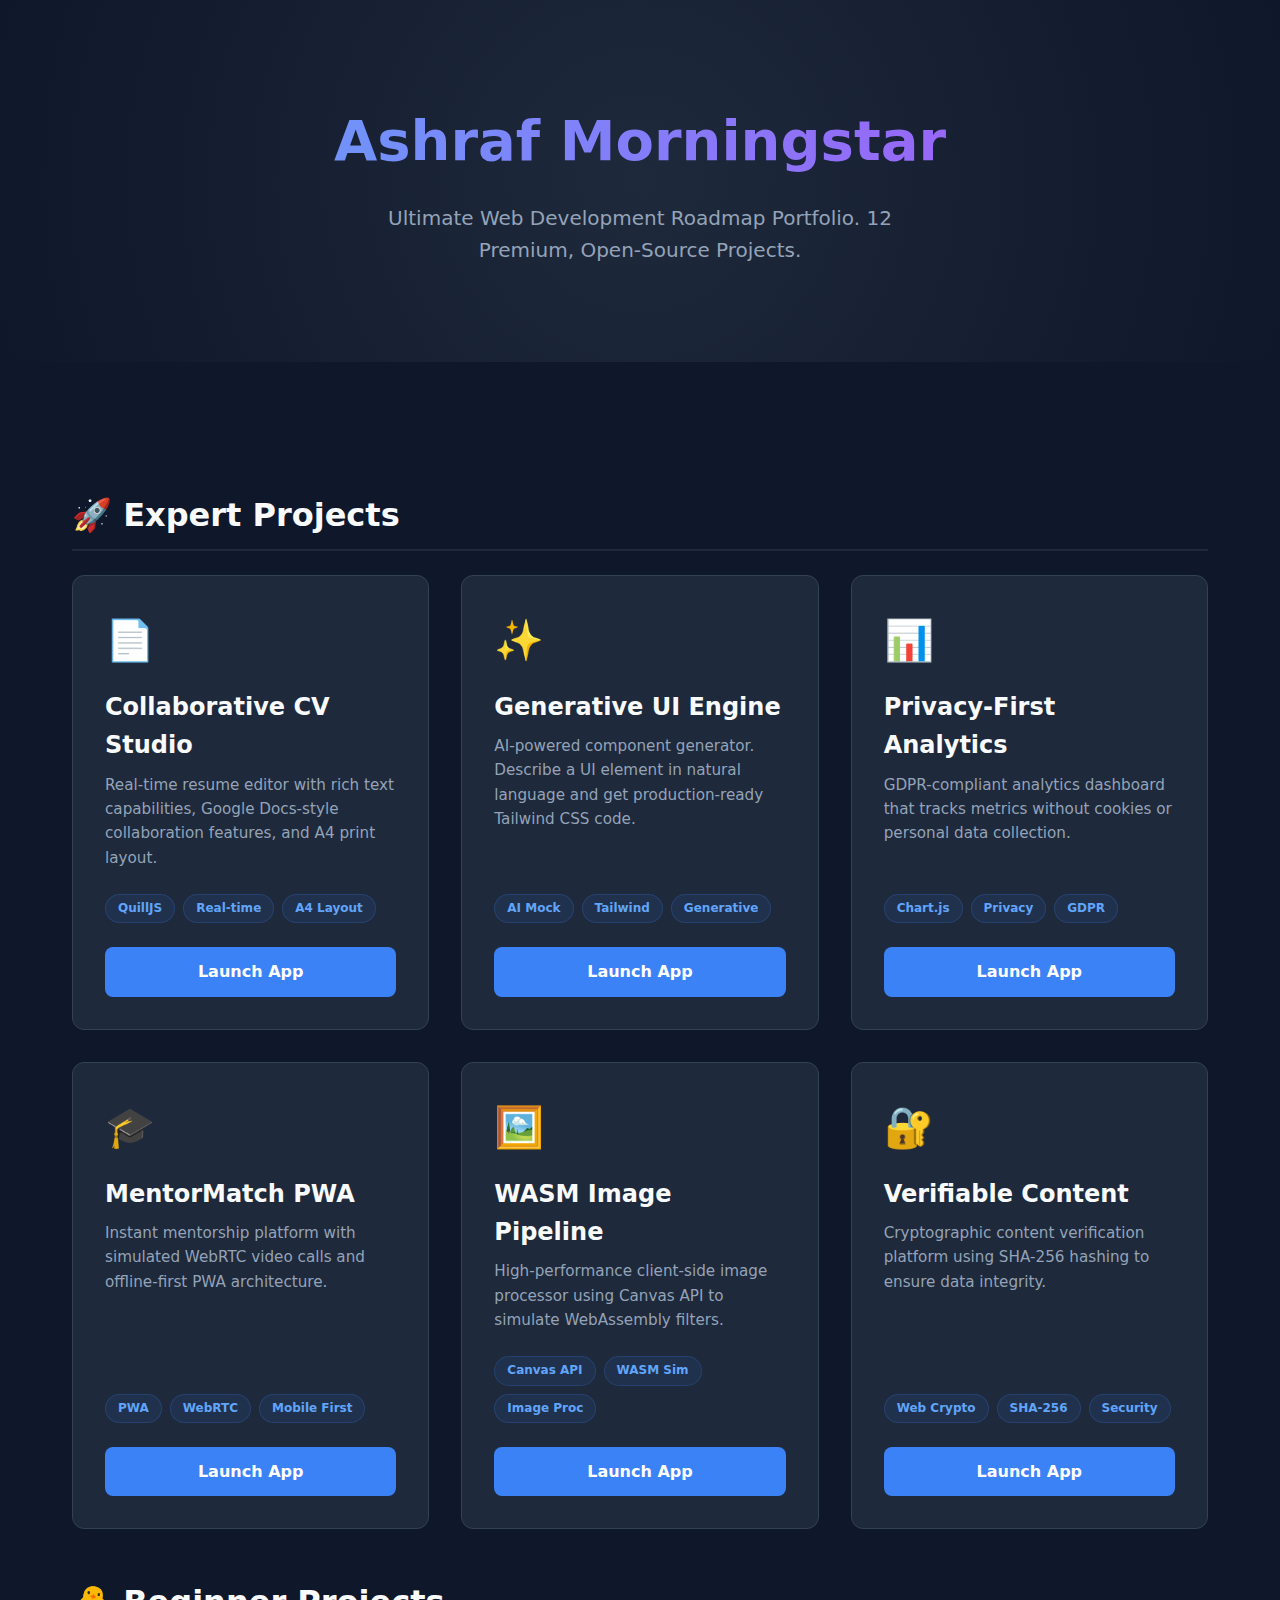
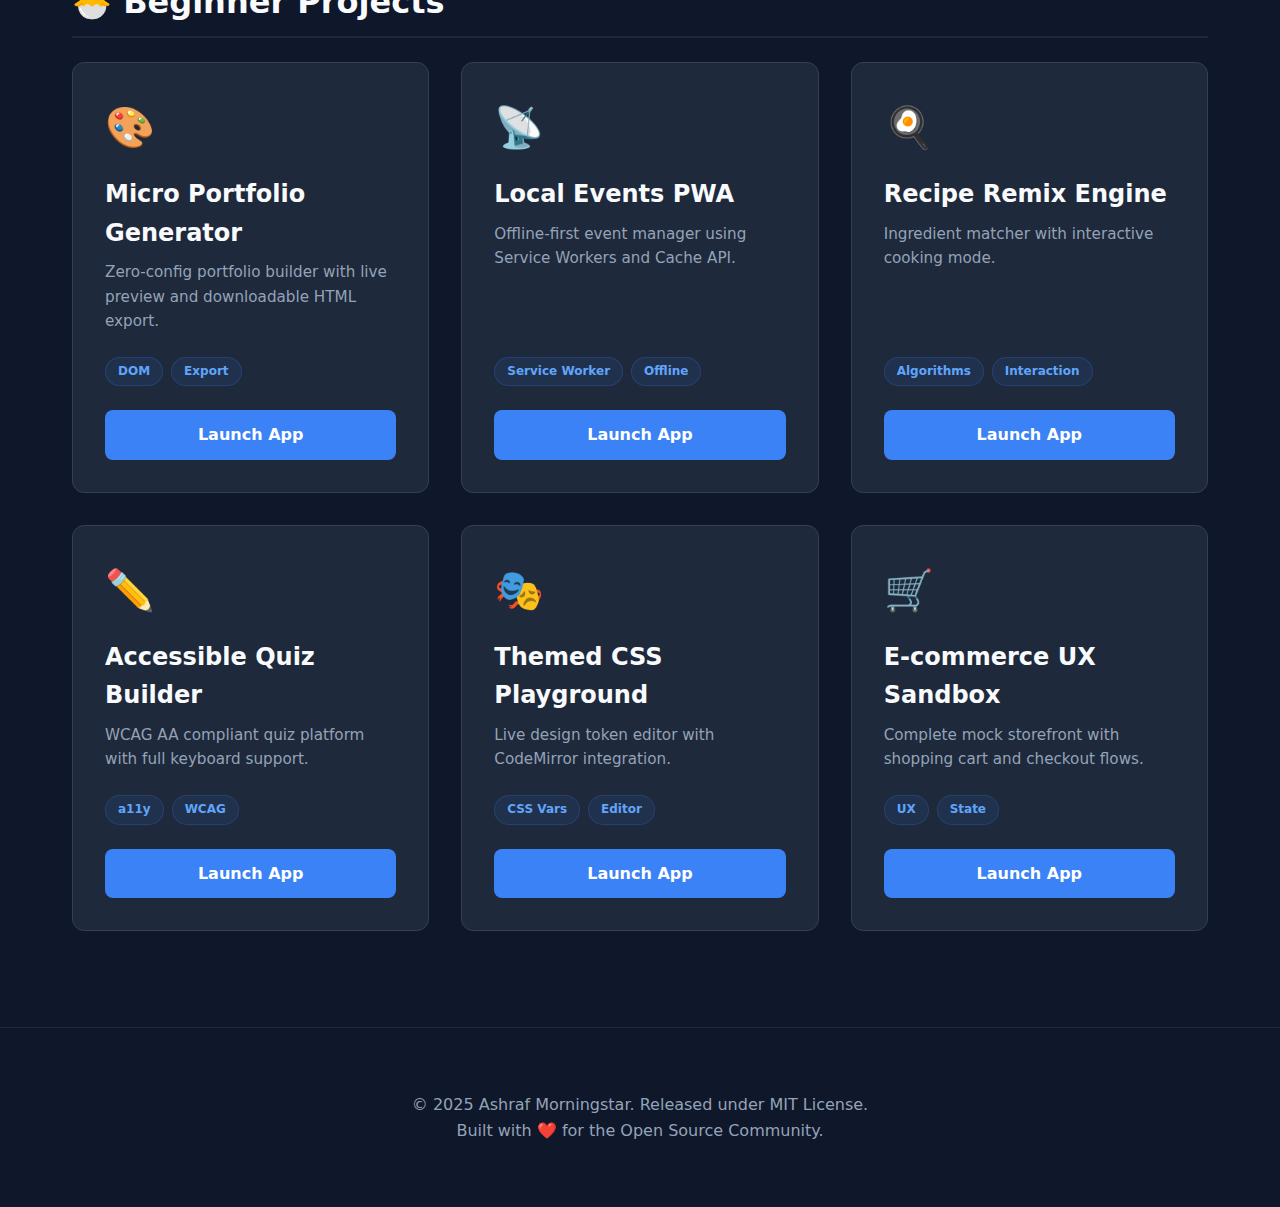
<file: index.html>
<!DOCTYPE html>
<html lang="en">
<head>
    <meta charset="UTF-8">
    <meta name="viewport" content="width=device-width, initial-scale=1.0">
    <title>Ashraf Morningstar | Ultimate Web Dev Portfolio</title>
    <meta name="description" content="A premium collection of 12 advanced web development projects by Ashraf Morningstar. From AI Generative UI to Privacy-First Analytics.">
    <meta name="author" content="Ashraf Morningstar">
    <style>
        :root {
            --bg-dark: #0f172a;
            --bg-card: #1e293b;
            --text-main: #f8fafc;
            --text-muted: #94a3b8;
            --accent: #3b82f6;
            --accent-hover: #60a5fa;
            --font-main: 'Inter', system-ui, -apple-system, sans-serif;
        }

        * {
            margin: 0;
            padding: 0;
            box-sizing: border-box;
        }

        body {
            font-family: var(--font-main);
            background-color: var(--bg-dark);
            color: var(--text-main);
            line-height: 1.6;
        }

        .container {
            max-width: 1200px;
            margin: 0 auto;
            padding: 2rem;
        }

        header {
            text-align: center;
            padding: 4rem 0;
            background: radial-gradient(circle at center, #1e293b 0%, #0f172a 100%);
            margin-bottom: 3rem;
        }

        h1 {
            font-size: 3.5rem;
            margin-bottom: 1rem;
            background: linear-gradient(to right, #60a5fa, #a855f7);
            -webkit-background-clip: text;
            -webkit-text-fill-color: transparent;
        }

        .subtitle {
            font-size: 1.25rem;
            color: var(--text-muted);
            max-width: 600px;
            margin: 0 auto;
        }

        .section-title {
            font-size: 2rem;
            margin: 3rem 0 1.5rem;
            padding-bottom: 0.5rem;
            border-bottom: 2px solid var(--bg-card);
            display: flex;
            align-items: center;
            gap: 0.5rem;
        }

        .grid {
            display: grid;
            grid-template-columns: repeat(auto-fill, minmax(350px, 1fr));
            gap: 2rem;
        }

        .card {
            background: var(--bg-card);
            border: 1px solid #334155;
            border-radius: 12px;
            padding: 2rem;
            transition: transform 0.2s, box-shadow 0.2s;
            display: flex;
            flex-direction: column;
            text-decoration: none;
            color: inherit;
        }

        .card:hover {
            transform: translateY(-5px);
            box-shadow: 0 10px 30px rgba(0, 0, 0, 0.3);
            border-color: var(--accent);
        }

        .card-icon {
            font-size: 2.5rem;
            margin-bottom: 1rem;
        }

        .card h3 {
            font-size: 1.5rem;
            margin-bottom: 0.5rem;
            color: var(--text-main);
        }

        .card p {
            color: var(--text-muted);
            font-size: 0.95rem;
            margin-bottom: 1.5rem;
            flex-grow: 1;
        }

        .tags {
            display: flex;
            gap: 0.5rem;
            flex-wrap: wrap;
            margin-bottom: 1.5rem;
        }

        .tag {
            background: rgba(59, 130, 246, 0.1);
            color: var(--accent-hover);
            padding: 0.25rem 0.75rem;
            border-radius: 999px;
            font-size: 0.75rem;
            font-weight: 600;
            border: 1px solid rgba(59, 130, 246, 0.2);
        }

        .btn {
            display: inline-block;
            background: var(--accent);
            color: white;
            padding: 0.75rem 1.5rem;
            border-radius: 8px;
            text-align: center;
            font-weight: 600;
            transition: background 0.2s;
        }

        .btn:hover {
            background: var(--accent-hover);
        }

        footer {
            text-align: center;
            padding: 4rem 0;
            color: var(--text-muted);
            margin-top: 4rem;
            border-top: 1px solid var(--bg-card);
        }

        footer a {
            color: var(--accent);
            text-decoration: none;
        }

        @media (max-width: 768px) {
            h1 { font-size: 2.5rem; }
            .grid { grid-template-columns: 1fr; }
        }
    </style>
</head>
<body>
  <!-- Author: Ashraf Morningstar | https://github.com/AshrafMorningstar -->

    <header>
        <div class="container">
            <h1>Ashraf Morningstar</h1>
            <p class="subtitle">Ultimate Web Development Roadmap Portfolio. 12 Premium, Open-Source Projects.</p>
        </div>
    </header>

    <div class="container">
        
        <h2 class="section-title">🚀 Expert Projects</h2>
        <div class="grid">
            <a href="expert-collaborative-cv-studio/index.html" class="card">
                <div class="card-icon">📄</div>
                <h3>Collaborative CV Studio</h3>
                <p>Real-time resume editor with rich text capabilities, Google Docs-style collaboration features, and A4 print layout.</p>
                <div class="tags">
                    <span class="tag">QuillJS</span>
                    <span class="tag">Real-time</span>
                    <span class="tag">A4 Layout</span>
                </div>
                <span class="btn">Launch App</span>
            </a>

            <a href="expert-generative-ui-engine/index.html" class="card">
                <div class="card-icon">✨</div>
                <h3>Generative UI Engine</h3>
                <p>AI-powered component generator. Describe a UI element in natural language and get production-ready Tailwind CSS code.</p>
                <div class="tags">
                    <span class="tag">AI Mock</span>
                    <span class="tag">Tailwind</span>
                    <span class="tag">Generative</span>
                </div>
                <span class="btn">Launch App</span>
            </a>

            <a href="expert-privacy-first-analytics/index.html" class="card">
                <div class="card-icon">📊</div>
                <h3>Privacy-First Analytics</h3>
                <p>GDPR-compliant analytics dashboard that tracks metrics without cookies or personal data collection.</p>
                <div class="tags">
                    <span class="tag">Chart.js</span>
                    <span class="tag">Privacy</span>
                    <span class="tag">GDPR</span>
                </div>
                <span class="btn">Launch App</span>
            </a>

            <a href="expert-micro-mentorship-pwa/index.html" class="card">
                <div class="card-icon">🎓</div>
                <h3>MentorMatch PWA</h3>
                <p>Instant mentorship platform with simulated WebRTC video calls and offline-first PWA architecture.</p>
                <div class="tags">
                    <span class="tag">PWA</span>
                    <span class="tag">WebRTC</span>
                    <span class="tag">Mobile First</span>
                </div>
                <span class="btn">Launch App</span>
            </a>

            <a href="expert-wasm-image-pipeline/index.html" class="card">
                <div class="card-icon">🖼️</div>
                <h3>WASM Image Pipeline</h3>
                <p>High-performance client-side image processor using Canvas API to simulate WebAssembly filters.</p>
                <div class="tags">
                    <span class="tag">Canvas API</span>
                    <span class="tag">WASM Sim</span>
                    <span class="tag">Image Proc</span>
                </div>
                <span class="btn">Launch App</span>
            </a>

            <a href="expert-verifiable-content-platform/index.html" class="card">
                <div class="card-icon">🔐</div>
                <h3>Verifiable Content</h3>
                <p>Cryptographic content verification platform using SHA-256 hashing to ensure data integrity.</p>
                <div class="tags">
                    <span class="tag">Web Crypto</span>
                    <span class="tag">SHA-256</span>
                    <span class="tag">Security</span>
                </div>
                <span class="btn">Launch App</span>
            </a>
        </div>

        <h2 class="section-title">🐣 Beginner Projects</h2>
        <div class="grid">
            <a href="beginner-micro-portfolio-generator/index.html" class="card">
                <div class="card-icon">🎨</div>
                <h3>Micro Portfolio Generator</h3>
                <p>Zero-config portfolio builder with live preview and downloadable HTML export.</p>
                <div class="tags">
                    <span class="tag">DOM</span>
                    <span class="tag">Export</span>
                </div>
                <span class="btn">Launch App</span>
            </a>

            <a href="beginner-events-offline-pwa/index.html" class="card">
                <div class="card-icon">📡</div>
                <h3>Local Events PWA</h3>
                <p>Offline-first event manager using Service Workers and Cache API.</p>
                <div class="tags">
                    <span class="tag">Service Worker</span>
                    <span class="tag">Offline</span>
                </div>
                <span class="btn">Launch App</span>
            </a>

            <a href="beginner-recipe-remix/index.html" class="card">
                <div class="card-icon">🍳</div>
                <h3>Recipe Remix Engine</h3>
                <p>Ingredient matcher with interactive cooking mode.</p>
                <div class="tags">
                    <span class="tag">Algorithms</span>
                    <span class="tag">Interaction</span>
                </div>
                <span class="btn">Launch App</span>
            </a>

            <a href="beginner-accessible-quiz-builder/index.html" class="card">
                <div class="card-icon">✏️</div>
                <h3>Accessible Quiz Builder</h3>
                <p>WCAG AA compliant quiz platform with full keyboard support.</p>
                <div class="tags">
                    <span class="tag">a11y</span>
                    <span class="tag">WCAG</span>
                </div>
                <span class="btn">Launch App</span>
            </a>

            <a href="beginner-css-theme-playground/index.html" class="card">
                <div class="card-icon">🎭</div>
                <h3>Themed CSS Playground</h3>
                <p>Live design token editor with CodeMirror integration.</p>
                <div class="tags">
                    <span class="tag">CSS Vars</span>
                    <span class="tag">Editor</span>
                </div>
                <span class="btn">Launch App</span>
            </a>

            <a href="beginner-ecommerce-ux-sandbox/index.html" class="card">
                <div class="card-icon">🛒</div>
                <h3>E-commerce UX Sandbox</h3>
                <p>Complete mock storefront with shopping cart and checkout flows.</p>
                <div class="tags">
                    <span class="tag">UX</span>
                    <span class="tag">State</span>
                </div>
                <span class="btn">Launch App</span>
            </a>
        </div>

    </div>

    <footer>
        <p>&copy; 2025 Ashraf Morningstar. Released under MIT License.</p>
        <p>Built with ❤️ for the Open Source Community.</p>
    </footer>

</body>
</html>
</file>
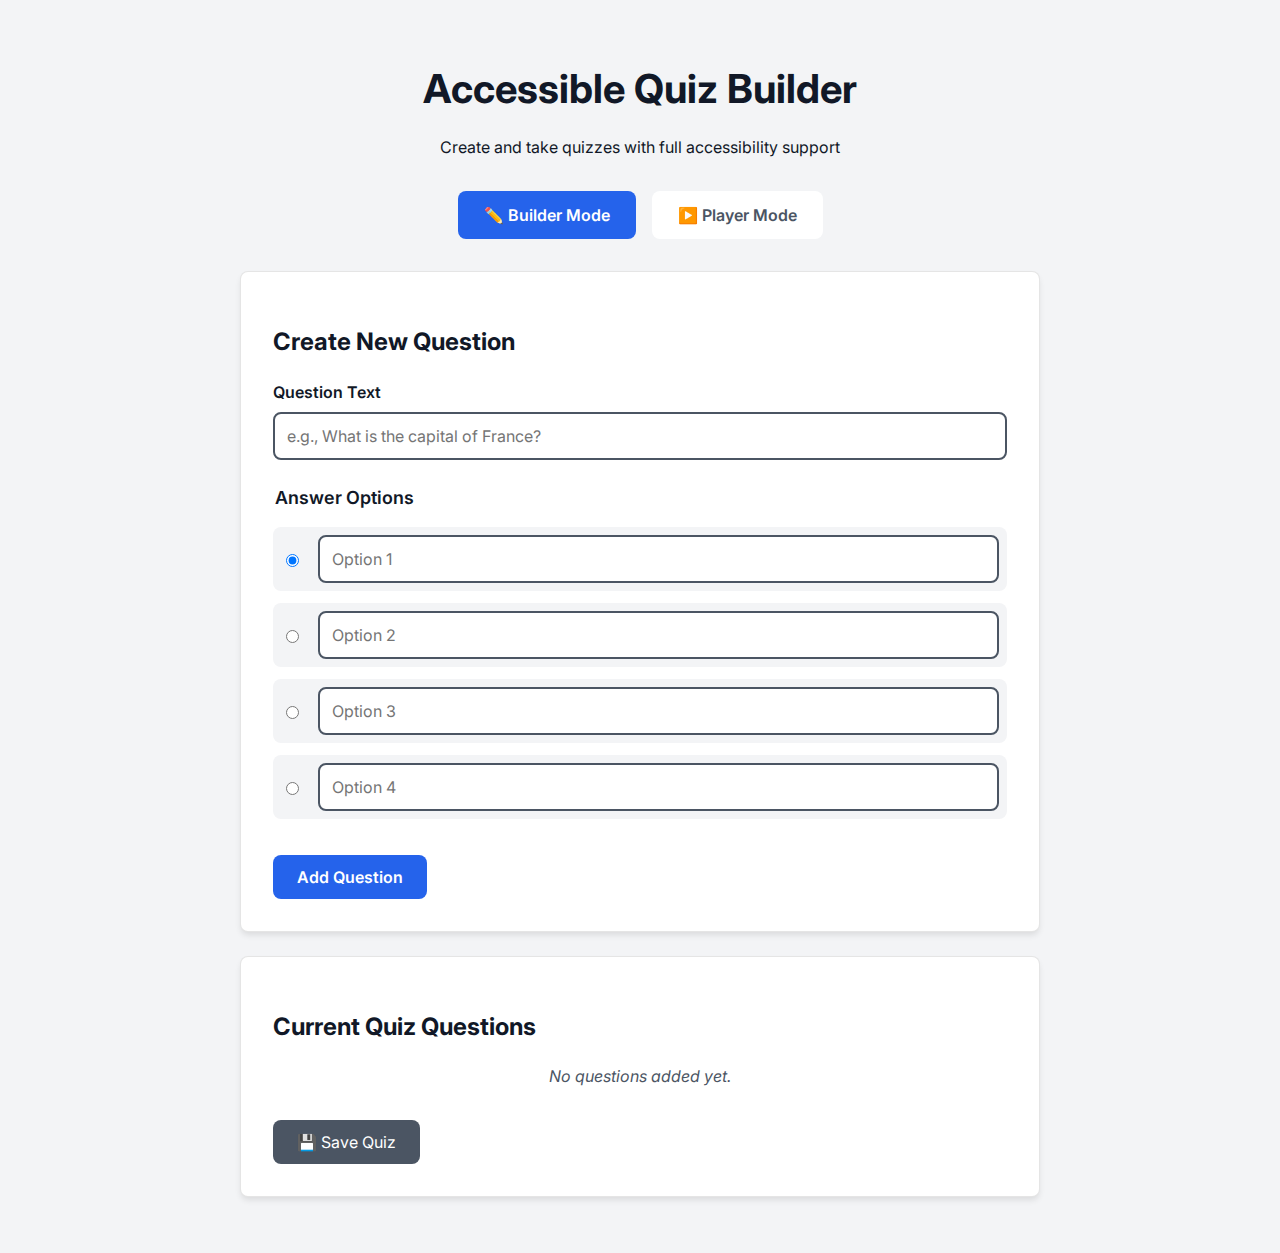
<file: beginner-accessible-quiz-builder/index.html>
<!DOCTYPE html>
<html lang="en">
<head>
  <meta charset="UTF-8">
  <meta name="viewport" content="width=device-width, initial-scale=1.0">
  <title>Accessible Quiz Builder</title>
  <link rel="stylesheet" href="style.css">
</head>
<body>
  <!-- Author: Ashraf Morningstar | https://github.com/AshrafMorningstar -->
  
  <div class="container">
    <header class="header">
      <h1>Accessible Quiz Builder</h1>
      <p>Create and take quizzes with full accessibility support</p>
    </header>

    <main>
      <!-- Mode Switcher -->
      <div class="mode-switcher" role="radiogroup" aria-label="Application Mode">
        <button id="builderModeBtn" class="mode-btn active" aria-pressed="true">
          ✏️ Builder Mode
        </button>
        <button id="playerModeBtn" class="mode-btn" aria-pressed="false">
          ▶️ Player Mode
        </button>
      </div>

      <!-- Builder View -->
      <section id="builderView" class="view active" aria-label="Quiz Builder">
        <div class="card">
          <h2>Create New Question</h2>
          <form id="questionForm">
            <div class="form-group">
              <label for="questionText">Question Text</label>
              <input type="text" id="questionText" required aria-required="true" placeholder="e.g., What is the capital of France?">
            </div>

            <fieldset>
              <legend>Answer Options</legend>
              
              <div class="option-group">
                <input type="radio" name="correctAnswer" id="correct0" value="0" checked aria-label="Mark option 1 as correct">
                <input type="text" id="option0" class="option-input" required aria-label="Option 1 text" placeholder="Option 1">
              </div>

              <div class="option-group">
                <input type="radio" name="correctAnswer" id="correct1" value="1" aria-label="Mark option 2 as correct">
                <input type="text" id="option1" class="option-input" required aria-label="Option 2 text" placeholder="Option 2">
              </div>

              <div class="option-group">
                <input type="radio" name="correctAnswer" id="correct2" value="2" aria-label="Mark option 3 as correct">
                <input type="text" id="option2" class="option-input" required aria-label="Option 3 text" placeholder="Option 3">
              </div>

              <div class="option-group">
                <input type="radio" name="correctAnswer" id="correct3" value="3" aria-label="Mark option 4 as correct">
                <input type="text" id="option3" class="option-input" required aria-label="Option 4 text" placeholder="Option 4">
              </div>
            </fieldset>

            <button type="submit" class="btn-primary">Add Question</button>
          </form>
        </div>

        <div class="card">
          <h2>Current Quiz Questions</h2>
          <div id="questionsList" role="list">
            <!-- Questions will appear here -->
            <p class="empty-state">No questions added yet.</p>
          </div>
          <button id="saveQuizBtn" class="btn-secondary" style="margin-top: 1rem;">💾 Save Quiz</button>
        </div>
      </section>

      <!-- Player View -->
      <section id="playerView" class="view hidden" aria-label="Quiz Player" aria-hidden="true">
        <div class="quiz-container" id="quizContainer">
          <div class="quiz-progress" role="progressbar" aria-valuenow="0" aria-valuemin="0" aria-valuemax="100">
            <div class="progress-fill" id="quizProgress"></div>
          </div>
          
          <div id="currentQuestion" class="question-display" aria-live="polite">
            <!-- Current question will replace this -->
            <button id="startQuizBtn" class="btn-primary btn-large">Start Quiz</button>
          </div>

          <div id="feedbackRegion" class="feedback-region" aria-live="assertive"></div>
        </div>
      </section>
    </main>
  </div>

  <script src="app.js"></script>
</body>
</html>
</file>
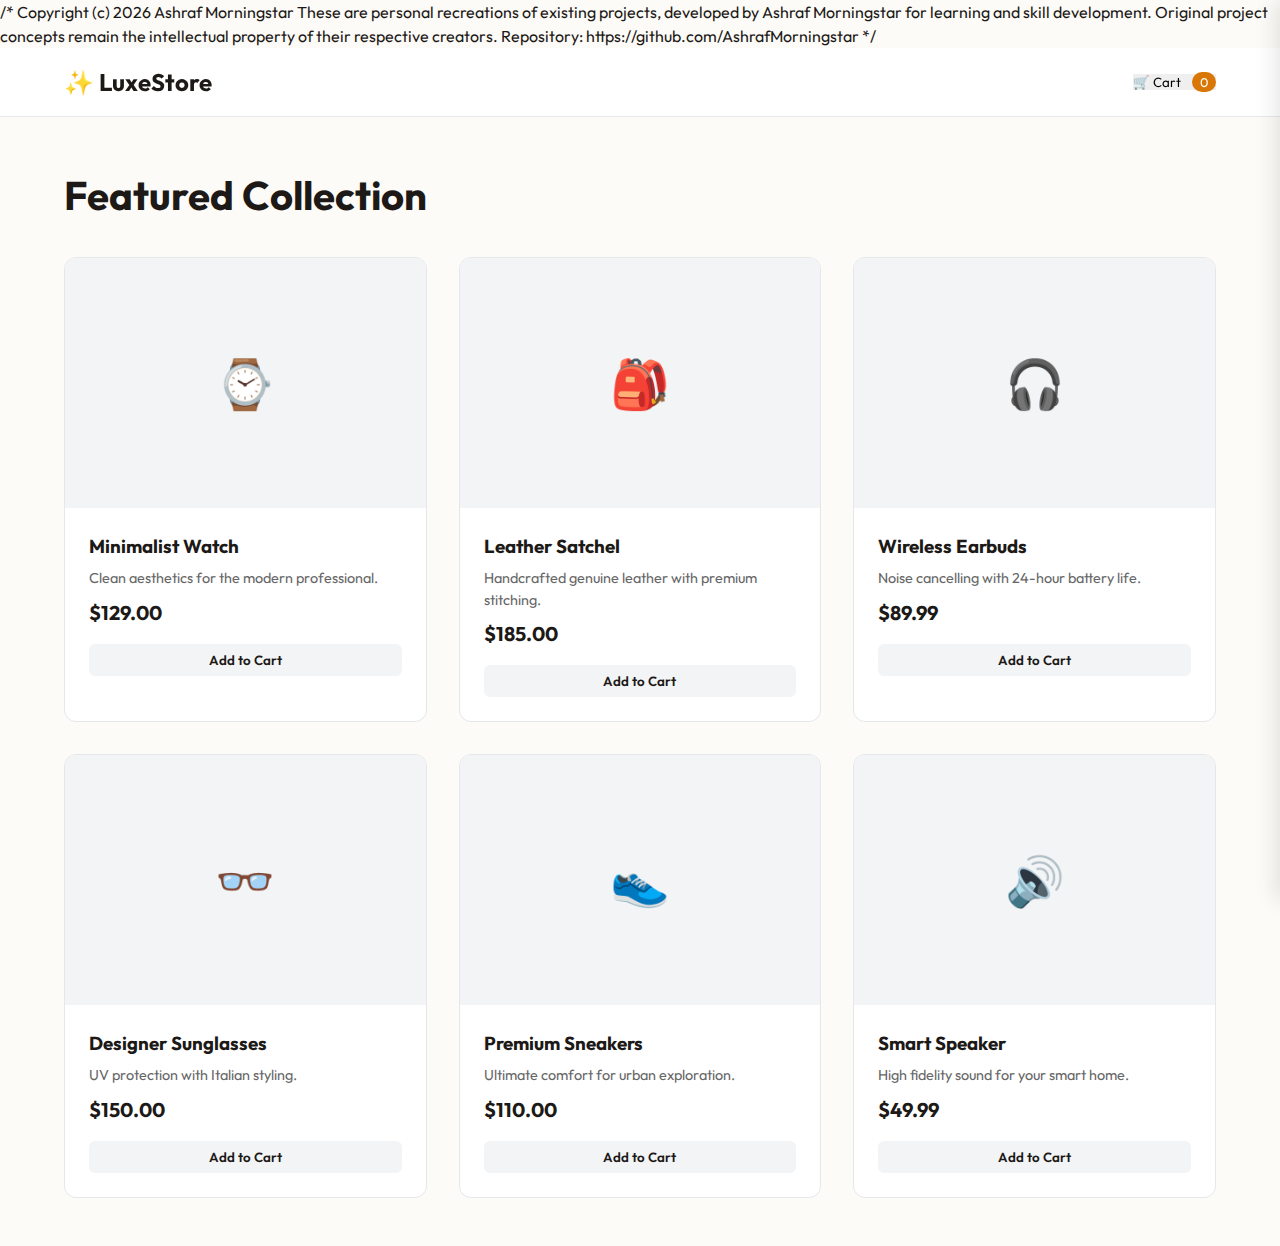
<file: beginner-ecommerce-ux-sandbox/index.html>
/*
 Copyright (c) 2026 Ashraf Morningstar
 These are personal recreations of existing projects, developed by Ashraf Morningstar
 for learning and skill development.
 Original project concepts remain the intellectual property of their respective creators.
 Repository: https://github.com/AshrafMorningstar
*/

<!DOCTYPE html>
<html lang="en">
<head>
    <!-- SEO & Viral Metadata -->
    <meta name="description" content="Premium BEGINNER ECOMMERCE UX SANDBOX web application. Built with modern web technologies. Part of the Ultimate Web Dev Roadmap by Ashraf Morningstar.">
    <meta name="keywords" content="web development, BEGINNER ECOMMERCE UX SANDBOX, javascript, css, html, ashraf morningstar, open source, premium ui">
    <meta name="author" content="Ashraf Morningstar">
    <meta name="robots" content="index, follow">
    
    <!-- Open Graph / Facebook -->
    <meta property="og:type" content="website">
    <meta property="og:url" content="https://ashrafmorningstar.github.io/WebDevRoadmap/beginner-ecommerce-ux-sandbox/">
    <meta property="og:title" content="BEGINNER ECOMMERCE UX SANDBOX | Premium Web App">
    <meta property="og:description" content="Premium BEGINNER ECOMMERCE UX SANDBOX web application. Built with modern web technologies. Part of the Ultimate Web Dev Roadmap by Ashraf Morningstar.">
    <meta property="og:image" content="https://via.placeholder.com/1200x630.png?text=BEGINNER+ECOMMERCE+UX+SANDBOX">

    <!-- Twitter -->
    <meta property="twitter:card" content="summary_large_image">
    <meta property="twitter:url" content="https://ashrafmorningstar.github.io/WebDevRoadmap/beginner-ecommerce-ux-sandbox/">
    <meta property="twitter:title" content="BEGINNER ECOMMERCE UX SANDBOX | Premium Web App">
    <meta property="twitter:description" content="Premium BEGINNER ECOMMERCE UX SANDBOX web application. Built with modern web technologies. Part of the Ultimate Web Dev Roadmap by Ashraf Morningstar.">
    <meta property="twitter:image" content="https://via.placeholder.com/1200x630.png?text=BEGINNER+ECOMMERCE+UX+SANDBOX">
    
    <link rel="canonical" href="https://ashrafmorningstar.github.io/WebDevRoadmap/beginner-ecommerce-ux-sandbox/">
  <meta charset="UTF-8">
  <meta name="viewport" content="width=device-width, initial-scale=1.0">
  <title>E-commerce UX Sandbox</title>
  <link rel="stylesheet" href="style.css">
</head>
<body>
  <!-- Author: Ashraf Morningstar | https://github.com/AshrafMorningstar -->
  
  <nav class="navbar">
    <div class="container nav-content">
      <div class="brand">✨ LuxeStore</div>
      <button class="cart-btn" id="cartBtn">
        🛒 Cart <span id="cartCount" class="badge">0</span>
      </button>
    </div>
  </nav>

  <div class="container main-layout">
    <!-- Product Grid -->
    <main class="products-section">
      <h1>Featured Collection</h1>
      <div id="productGrid" class="product-grid">
        <!-- Products injected here -->
      </div>
    </main>

    <!-- Cart Sidebar (Hidden by default) -->
    <aside class="cart-sidebar" id="cartSidebar">
      <div class="cart-header">
        <h2>Your Cart</h2>
        <button id="closeCart" class="close-btn">×</button>
      </div>
      
      <div id="cartItems" class="cart-items">
        <p class="empty-cart-msg">Your cart is empty.</p>
      </div>

      <div class="cart-footer">
        <div class="total-row">
          <span>Total</span>
          <span id="cartTotal">$0.00</span>
        </div>
        <button id="checkoutBtn" class="btn-primary full-width" disabled>Proceed to Checkout</button>
      </div>
    </aside>
  </div>

  <!-- Checkout Modal -->
  <div class="modal-overlay" id="checkoutModal">
    <div class="modal-content">
      <div class="modal-header">
        <h2>Secure Checkout</h2>
        <button id="closeModal" class="close-btn">×</button>
      </div>
      
      <form id="checkoutForm">
        <div class="form-section">
          <h3>Shipping Info</h3>
          <div class="form-row">
            <input type="text" placeholder="Full Name" required>
          </div>
          <div class="form-row">
            <input type="email" placeholder="Email Address" required>
          </div>
          <div class="form-row">
            <input type="text" placeholder="Address" required>
          </div>
        </div>

        <div class="form-section">
          <h3>Payment (Mock Sandbox)</h3>
          <div class="credit-card-mock">
            <input type="text" placeholder="Card Number" maxlength="19" required>
            <div class="row">
              <input type="text" placeholder="MM/YY" maxlength="5" required style="width: 100px;">
              <input type="text" placeholder="CVC" maxlength="3" required style="width: 80px;">
            </div>
          </div>
          <p class="mock-notice">ℹ️ This is a sandbox. No real payment is processed.</p>
        </div>

        <button type="submit" class="btn-success full-width">Pay <span id="payAmount">$0.00</span></button>
      </form>
    </div>
  </div>

  <!-- Success Overlay -->
  <div class="success-overlay" id="successOverlay">
    <div class="success-content">
      <div class="check-icon">✓</div>
      <h2>Order Confirmed!</h2>
      <p>Thank you for your purchase.</p>
      <button id="continueShopping" class="btn-primary">Continue Shopping</button>
    </div>
  </div>

  <script src="products.js"></script>
  <script src="app.js"></script>
</body>
</html>
</file>
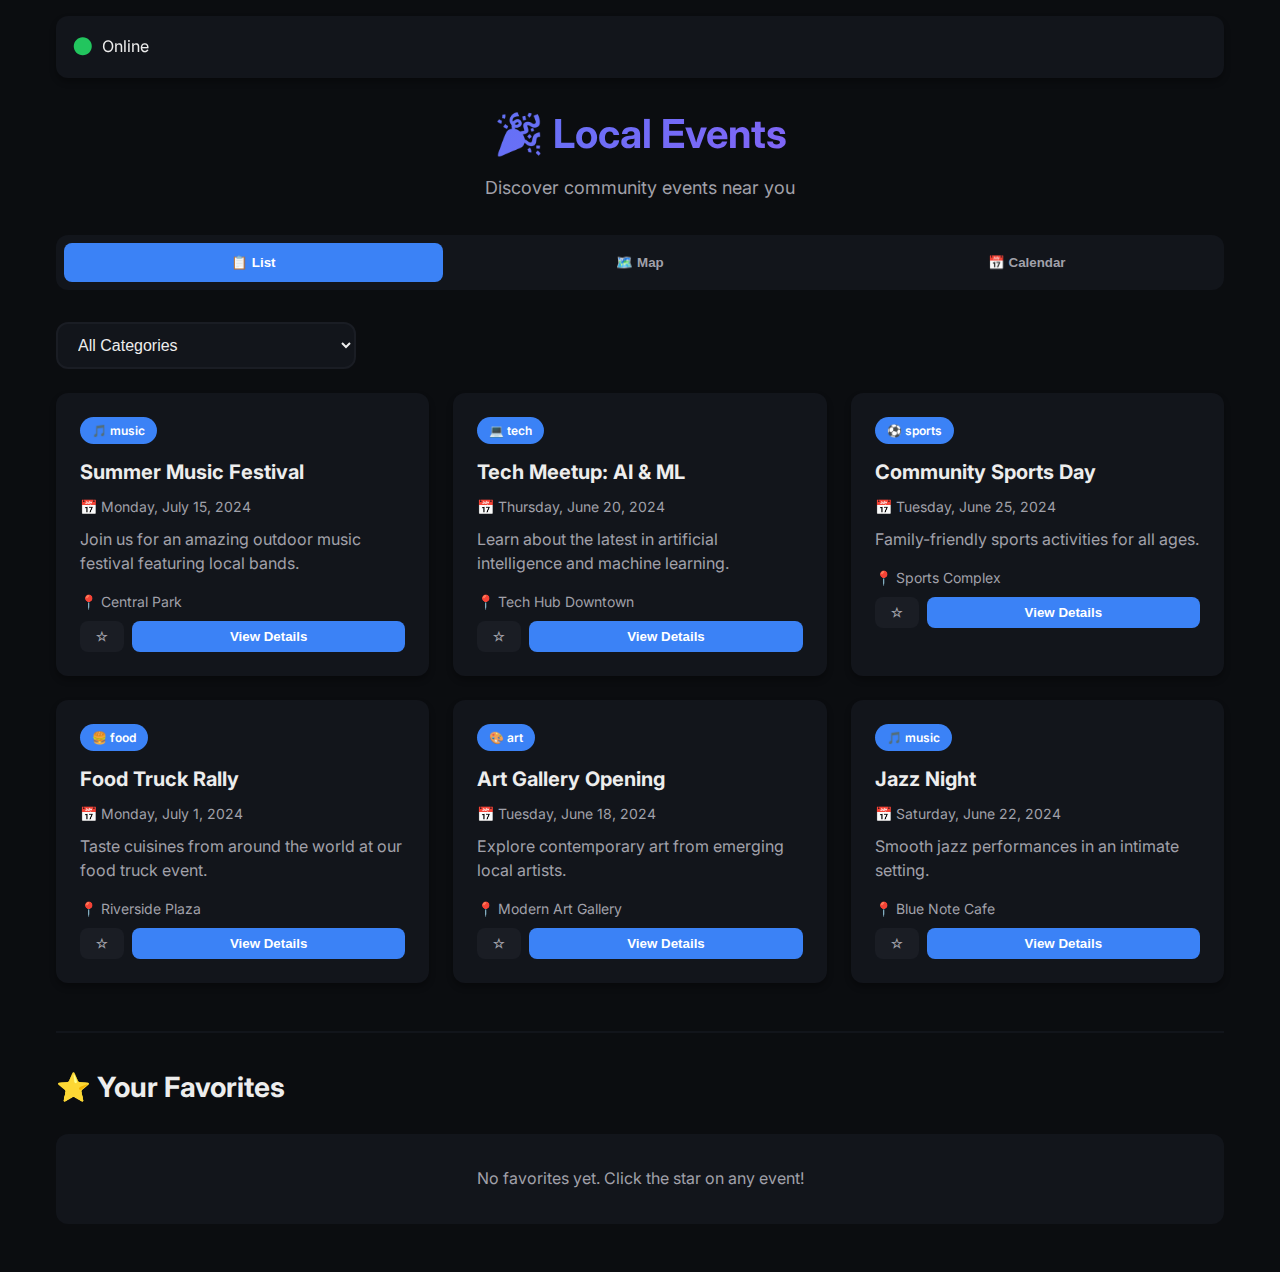
<file: beginner-events-offline-pwa/index.html>
<!DOCTYPE html>
<html lang="en">
<head>
    <!-- SEO & Viral Metadata -->
    <meta name="description" content="Premium BEGINNER EVENTS OFFLINE PWA web application. Built with modern web technologies. Part of the Ultimate Web Dev Roadmap by Ashraf Morningstar.">
    <meta name="keywords" content="web development, BEGINNER EVENTS OFFLINE PWA, javascript, css, html, ashraf morningstar, open source, premium ui">
    <meta name="author" content="Ashraf Morningstar">
    <meta name="robots" content="index, follow">
    
    <!-- Open Graph / Facebook -->
    <meta property="og:type" content="website">
    <meta property="og:url" content="https://ashrafmorningstar.github.io/WebDevRoadmap/beginner-events-offline-pwa/">
    <meta property="og:title" content="BEGINNER EVENTS OFFLINE PWA | Premium Web App">
    <meta property="og:description" content="Premium BEGINNER EVENTS OFFLINE PWA web application. Built with modern web technologies. Part of the Ultimate Web Dev Roadmap by Ashraf Morningstar.">
    <meta property="og:image" content="https://via.placeholder.com/1200x630.png?text=BEGINNER+EVENTS+OFFLINE+PWA">

    <!-- Twitter -->
    <meta property="twitter:card" content="summary_large_image">
    <meta property="twitter:url" content="https://ashrafmorningstar.github.io/WebDevRoadmap/beginner-events-offline-pwa/">
    <meta property="twitter:title" content="BEGINNER EVENTS OFFLINE PWA | Premium Web App">
    <meta property="twitter:description" content="Premium BEGINNER EVENTS OFFLINE PWA web application. Built with modern web technologies. Part of the Ultimate Web Dev Roadmap by Ashraf Morningstar.">
    <meta property="twitter:image" content="https://via.placeholder.com/1200x630.png?text=BEGINNER+EVENTS+OFFLINE+PWA">
    
    <link rel="canonical" href="https://ashrafmorningstar.github.io/WebDevRoadmap/beginner-events-offline-pwa/">
  <meta charset="UTF-8">
  <meta name="viewport" content="width=device-width, initial-scale=1.0">
  <meta name="theme-color" content="#3B82F6">
  <title>Local Events - Offline PWA</title>
  <link rel="manifest" href="manifest.json">
  <link rel="stylesheet" href="style.css">
</head>
<body>
  <!-- Author: Ashraf Morningstar | https://github.com/AshrafMorningstar -->
  
  <div class="app">
    <!-- Status Bar -->
    <div class="status-bar" id="statusBar">
      <span class="status-indicator online" id="statusIndicator">●</span>
      <span id="statusText">Online</span>
    </div>

    <!-- Header -->
    <header class="header">
      <h1>🎉 Local Events</h1>
      <p class="subtitle">Discover community events near you</p>
    </header>

    <!-- View Tabs -->
    <div class="tabs">
      <button class="tab-btn active" data-view="list">📋 List</button>
      <button class="tab-btn" data-view="map">🗺️ Map</button>
      <button class="tab-btn" data-view="calendar">📅 Calendar</button>
    </div>

    <!-- List View -->
    <div class="view active" id="listView">
      <div class="filters">
        <select id="categoryFilter">
          <option value="all">All Categories</option>
          <option value="music">🎵 Music</option>
          <option value="sports">⚽ Sports</option>
          <option value="tech">💻 Tech</option>
          <option value="food">🍔 Food</option>
          <option value="art">🎨 Art</option>
        </select>
      </div>
      
      <div class="events-grid" id="eventsGrid">
        <!-- Events will be dynamically inserted -->
      </div>
    </div>

    <!-- Map View -->
    <div class="view" id="mapView">
      <div class="map-placeholder">
        <p>🗺️ Map View</p>
        <p class="map-info">Events displayed on interactive map</p>
      </div>
    </div>

    <!-- Calendar View -->
    <div class="view" id="calendarView">
      <div class="calendar-placeholder">
        <p>📅 Calendar View</p>
        <p class="calendar-info">Events organized by date</p>
      </div>
    </div>

    <!-- Favorites Section -->
    <div class="favorites-section">
      <h2>⭐ Your Favorites</h2>
      <div id="favoritesList" class="favorites-list">
        <p class="empty-state">No favorites yet. Click the star on any event!</p>
      </div>
    </div>
  </div>

  <script src="app.js"></script>
</body>
</html>
</file>
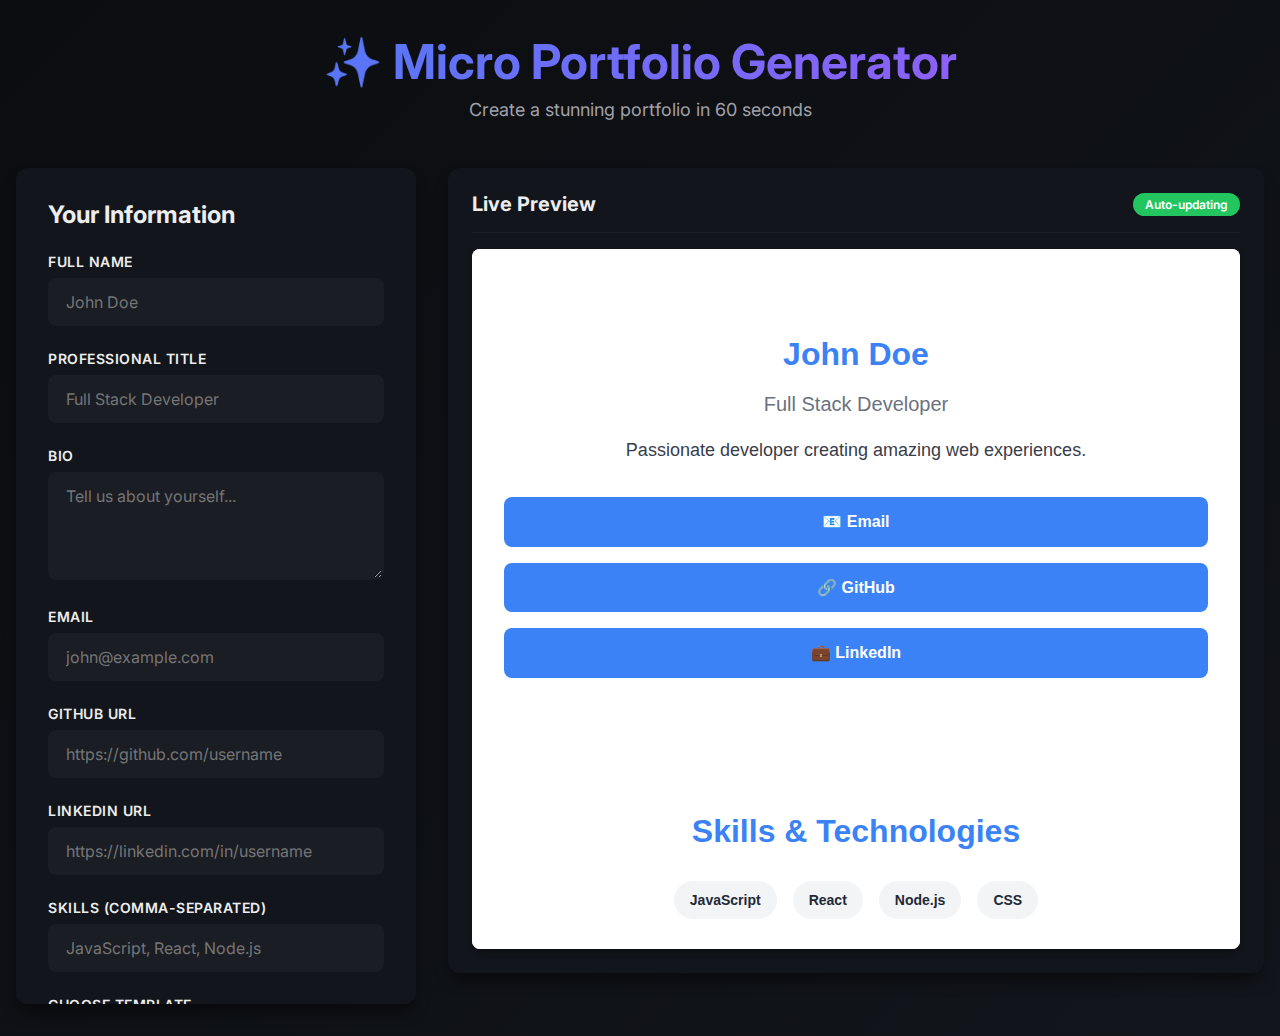
<file: beginner-micro-portfolio-generator/index.html>
<!DOCTYPE html>
<html lang="en">
  <head>
    <meta charset="UTF-8" />
    <meta name="viewport" content="width=device-width, initial-scale=1.0" />
    <title>Micro Portfolio Generator</title>
    <link rel="stylesheet" href="style.css" />
  </head>
  <body>
    <!-- Author: Ashraf Morningstar | https://github.com/AshrafMorningstar -->

    <div class="container">
      <header class="header">
        <h1>✨ Micro Portfolio Generator</h1>
        <p class="subtitle">Create a stunning portfolio in 60 seconds</p>
      </header>

      <div class="app-layout">
        <!-- Left Panel: Form Editor -->
        <div class="editor-panel">
          <h2>Your Information</h2>

          <div class="form-group">
            <label for="fullName">Full Name</label>
            <input type="text" id="fullName" placeholder="John Doe" />
          </div>

          <div class="form-group">
            <label for="title">Professional Title</label>
            <input type="text" id="title" placeholder="Full Stack Developer" />
          </div>

          <div class="form-group">
            <label for="bio">Bio</label>
            <textarea
              id="bio"
              rows="4"
              placeholder="Tell us about yourself..."
            ></textarea>
          </div>

          <div class="form-group">
            <label for="email">Email</label>
            <input type="email" id="email" placeholder="john@example.com" />
          </div>

          <div class="form-group">
            <label for="github">GitHub URL</label>
            <input
              type="url"
              id="github"
              placeholder="https://github.com/username"
            />
          </div>

          <div class="form-group">
            <label for="linkedin">LinkedIn URL</label>
            <input
              type="url"
              id="linkedin"
              placeholder="https://linkedin.com/in/username"
            />
          </div>

          <div class="form-group">
            <label for="skills">Skills (comma-separated)</label>
            <input
              type="text"
              id="skills"
              placeholder="JavaScript, React, Node.js"
            />
          </div>

          <div class="form-group">
            <label>Choose Template</label>
            <div class="template-selector">
              <button class="template-btn active" data-template="clean">
                Clean
              </button>
              <button class="template-btn" data-template="neon">Neon</button>
              <button class="template-btn" data-template="glass">
                Glassmorphism
              </button>
            </div>
          </div>

          <button class="btn-export" id="exportBtn">
            <span>📦</span> Export Portfolio
          </button>
        </div>

        <!-- Right Panel: Live Preview -->
        <div class="preview-panel">
          <div class="preview-header">
            <h3>Live Preview</h3>
            <span class="preview-badge">Auto-updating</span>
          </div>
          <div class="preview-container">
            <iframe id="previewFrame" title="Portfolio Preview"></iframe>
          </div>
        </div>
      </div>
    </div>

    <script src="script.js"></script>
  </body>
</html>
</file>
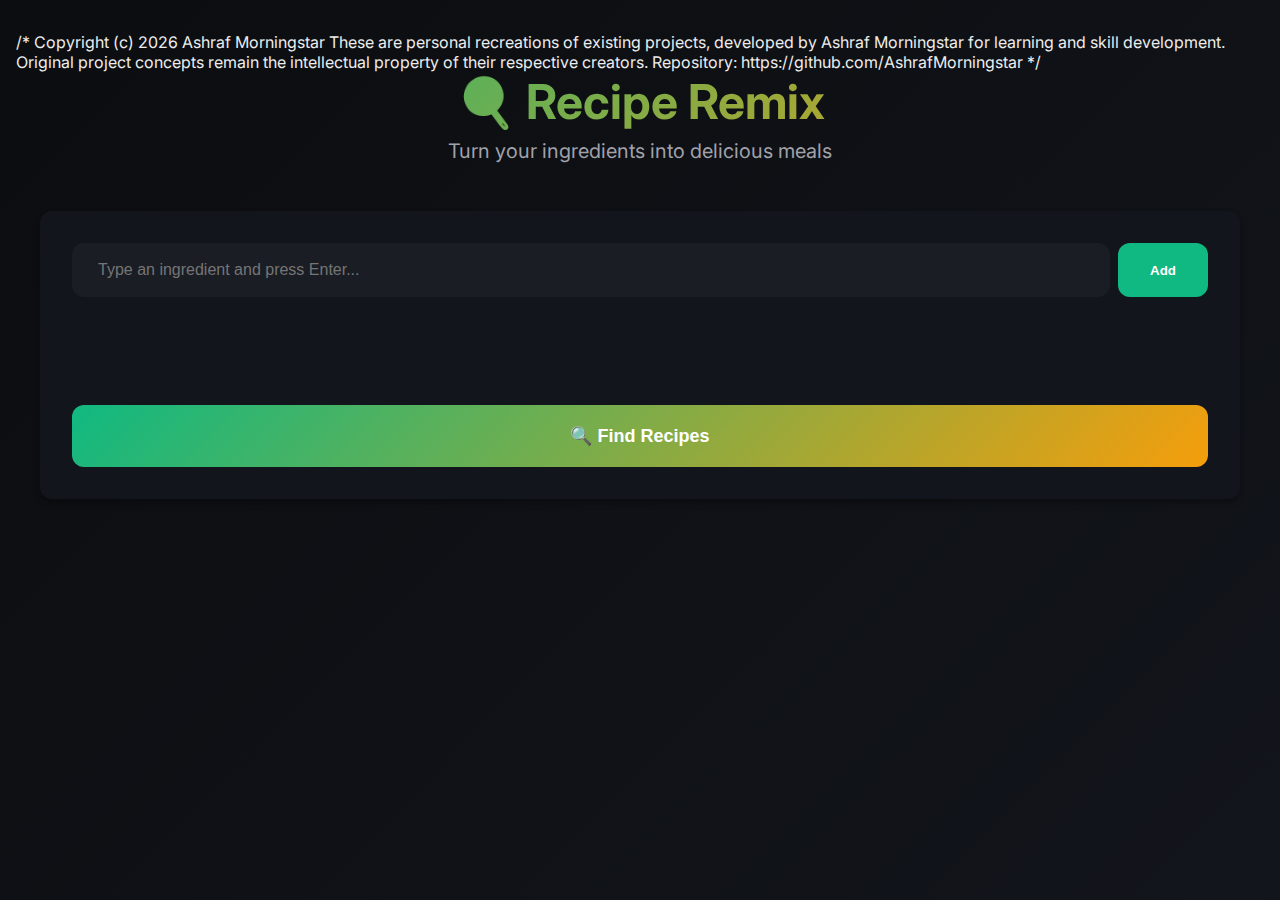
<file: beginner-recipe-remix/index.html>
/*
 Copyright (c) 2026 Ashraf Morningstar
 These are personal recreations of existing projects, developed by Ashraf Morningstar
 for learning and skill development.
 Original project concepts remain the intellectual property of their respective creators.
 Repository: https://github.com/AshrafMorningstar
*/

<!DOCTYPE html>
<html lang="en">
  <head>
    <!-- SEO & Viral Metadata -->
    <meta name="description" content="Premium BEGINNER RECIPE REMIX web application. Built with modern web technologies. Part of the Ultimate Web Dev Roadmap by Ashraf Morningstar.">
    <meta name="keywords" content="web development, BEGINNER RECIPE REMIX, javascript, css, html, ashraf morningstar, open source, premium ui">
    <meta name="author" content="Ashraf Morningstar">
    <meta name="robots" content="index, follow">
    
    <!-- Open Graph / Facebook -->
    <meta property="og:type" content="website">
    <meta property="og:url" content="https://ashrafmorningstar.github.io/WebDevRoadmap/beginner-recipe-remix/">
    <meta property="og:title" content="BEGINNER RECIPE REMIX | Premium Web App">
    <meta property="og:description" content="Premium BEGINNER RECIPE REMIX web application. Built with modern web technologies. Part of the Ultimate Web Dev Roadmap by Ashraf Morningstar.">
    <meta property="og:image" content="https://via.placeholder.com/1200x630.png?text=BEGINNER+RECIPE+REMIX">

    <!-- Twitter -->
    <meta property="twitter:card" content="summary_large_image">
    <meta property="twitter:url" content="https://ashrafmorningstar.github.io/WebDevRoadmap/beginner-recipe-remix/">
    <meta property="twitter:title" content="BEGINNER RECIPE REMIX | Premium Web App">
    <meta property="twitter:description" content="Premium BEGINNER RECIPE REMIX web application. Built with modern web technologies. Part of the Ultimate Web Dev Roadmap by Ashraf Morningstar.">
    <meta property="twitter:image" content="https://via.placeholder.com/1200x630.png?text=BEGINNER+RECIPE+REMIX">
    
    <link rel="canonical" href="https://ashrafmorningstar.github.io/WebDevRoadmap/beginner-recipe-remix/">
    <meta charset="UTF-8" />
    <meta name="viewport" content="width=device-width, initial-scale=1.0" />
    <title>Recipe Remix - What's in My Fridge?</title>
    <link rel="stylesheet" href="style.css" />
  </head>
  <body>
    <!-- Author: Ashraf Morningstar | https://github.com/AshrafMorningstar -->

    <div class="container">
      <header class="header">
        <h1>🍳 Recipe Remix</h1>
        <p class="subtitle">Turn your ingredients into delicious meals</p>
      </header>

      <!-- Ingredient Input -->
      <div class="ingredient-input-section">
        <div class="input-wrapper">
          <input
            type="text"
            id="ingredientInput"
            placeholder="Type an ingredient and press Enter..."
            autocomplete="off"
          />
          <button id="addIngredientBtn" class="btn-add">Add</button>
        </div>

        <div class="ingredients-chips" id="ingredientsChips">
          <!-- Ingredient chips will appear here -->
        </div>

        <button id="findRecipesBtn" class="btn-find">🔍 Find Recipes</button>
      </div>

      <!-- Results Section -->
      <div class="results-section" id="resultsSection" style="display: none">
        <h2>Matching Recipes</h2>
        <div class="recipes-grid" id="recipesGrid">
          <!-- Recipe cards will appear here -->
        </div>
      </div>

      <!-- Cooking Mode Modal -->
      <div class="modal" id="cookingModal">
        <div class="modal-content">
          <button class="modal-close" id="closeModal">×</button>
          <div class="cooking-mode">
            <h2 id="recipeTitle"></h2>
            <div class="progress-bar">
              <div class="progress-fill" id="progressFill"></div>
            </div>
            <div class="step-counter" id="stepCounter"></div>
            <div class="step-content" id="stepContent"></div>
            <div class="step-navigation">
              <button id="prevStepBtn" class="btn-nav">← Previous</button>
              <button id="nextStepBtn" class="btn-nav">Next →</button>
            </div>
          </div>
        </div>
      </div>
    </div>

    <script src="recipes-data.js"></script>
    <script src="app.js"></script>
  </body>
</html>
</file>
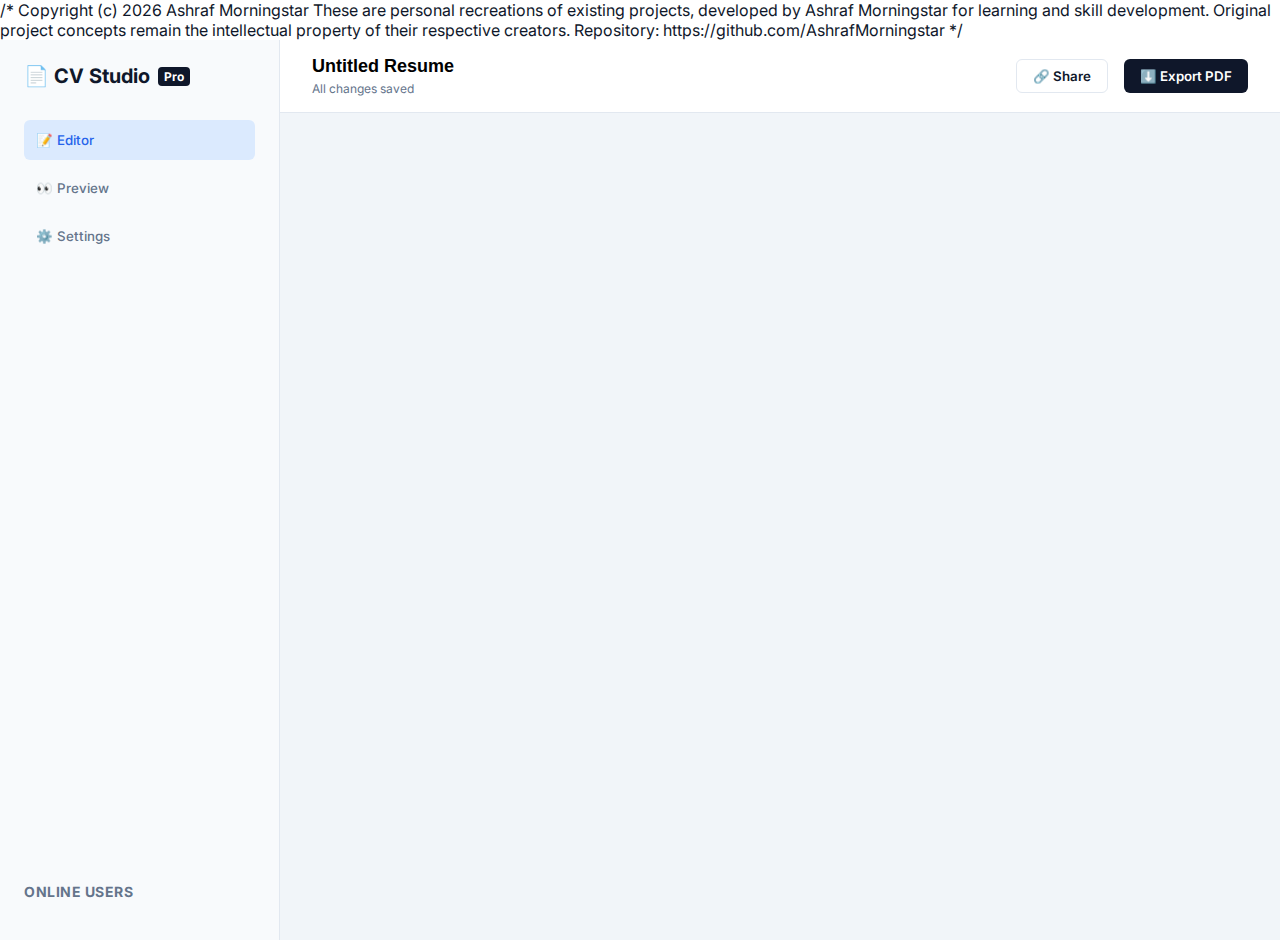
<file: expert-collaborative-cv-studio/index.html>
/*
 Copyright (c) 2026 Ashraf Morningstar
 These are personal recreations of existing projects, developed by Ashraf Morningstar
 for learning and skill development.
 Original project concepts remain the intellectual property of their respective creators.
 Repository: https://github.com/AshrafMorningstar
*/

<!DOCTYPE html>
<html lang="en">
<head>
    <!-- SEO & Viral Metadata -->
    <meta name="description" content="Premium EXPERT COLLABORATIVE CV STUDIO web application. Built with modern web technologies. Part of the Ultimate Web Dev Roadmap by Ashraf Morningstar.">
    <meta name="keywords" content="web development, EXPERT COLLABORATIVE CV STUDIO, javascript, css, html, ashraf morningstar, open source, premium ui">
    <meta name="author" content="Ashraf Morningstar">
    <meta name="robots" content="index, follow">
    
    <!-- Open Graph / Facebook -->
    <meta property="og:type" content="website">
    <meta property="og:url" content="https://ashrafmorningstar.github.io/WebDevRoadmap/expert-collaborative-cv-studio/">
    <meta property="og:title" content="EXPERT COLLABORATIVE CV STUDIO | Premium Web App">
    <meta property="og:description" content="Premium EXPERT COLLABORATIVE CV STUDIO web application. Built with modern web technologies. Part of the Ultimate Web Dev Roadmap by Ashraf Morningstar.">
    <meta property="og:image" content="https://via.placeholder.com/1200x630.png?text=EXPERT+COLLABORATIVE+CV+STUDIO">

    <!-- Twitter -->
    <meta property="twitter:card" content="summary_large_image">
    <meta property="twitter:url" content="https://ashrafmorningstar.github.io/WebDevRoadmap/expert-collaborative-cv-studio/">
    <meta property="twitter:title" content="EXPERT COLLABORATIVE CV STUDIO | Premium Web App">
    <meta property="twitter:description" content="Premium EXPERT COLLABORATIVE CV STUDIO web application. Built with modern web technologies. Part of the Ultimate Web Dev Roadmap by Ashraf Morningstar.">
    <meta property="twitter:image" content="https://via.placeholder.com/1200x630.png?text=EXPERT+COLLABORATIVE+CV+STUDIO">
    
    <link rel="canonical" href="https://ashrafmorningstar.github.io/WebDevRoadmap/expert-collaborative-cv-studio/">
  <meta charset="UTF-8">
  <meta name="viewport" content="width=device-width, initial-scale=1.0">
  <title>Collaborative CV Studio</title>
  <link rel="stylesheet" href="style.css">
  <!-- Quill Editor CDN -->
  <link href="https://cdn.quilljs.com/1.3.6/quill.snow.css" rel="stylesheet">
</head>
<body>
  <!-- Author: Ashraf Morningstar | https://github.com/AshrafMorningstar -->
  
  <div class="app-layout">
    <!-- Sidebar -->
    <aside class="sidebar">
      <div class="brand">
        📄 CV Studio <span class="badge">Pro</span>
      </div>
      
      <div class="menu">
        <button class="menu-item active">📝 Editor</button>
        <button class="menu-item">👀 Preview</button>
        <button class="menu-item">⚙️ Settings</button>
      </div>

      <div class="collaborators">
        <h3>Online Users</h3>
        <div class="user-list" id="userList">
          <!-- Users injected here -->
        </div>
      </div>
    </aside>

    <!-- Main Content -->
    <main class="main-content">
      <header class="top-bar">
        <div class="document-title">
          <input type="text" value="Untitled Resume" id="docTitle">
          <span class="status" id="saveStatus">All changes saved</span>
        </div>
        
        <div class="actions">
          <button class="btn-secondary" id="shareBtn">🔗 Share</button>
          <button class="btn-primary" id="exportBtn">⬇️ Export PDF</button>
        </div>
      </header>

      <div class="editor-container">
        <!-- Quill Editor Target -->
        <div id="editor"></div>
      </div>
    </main>
  </div>

  <script src="https://cdn.quilljs.com/1.3.6/quill.js"></script>
  <script src="app.js"></script>
</body>
</html>
</file>
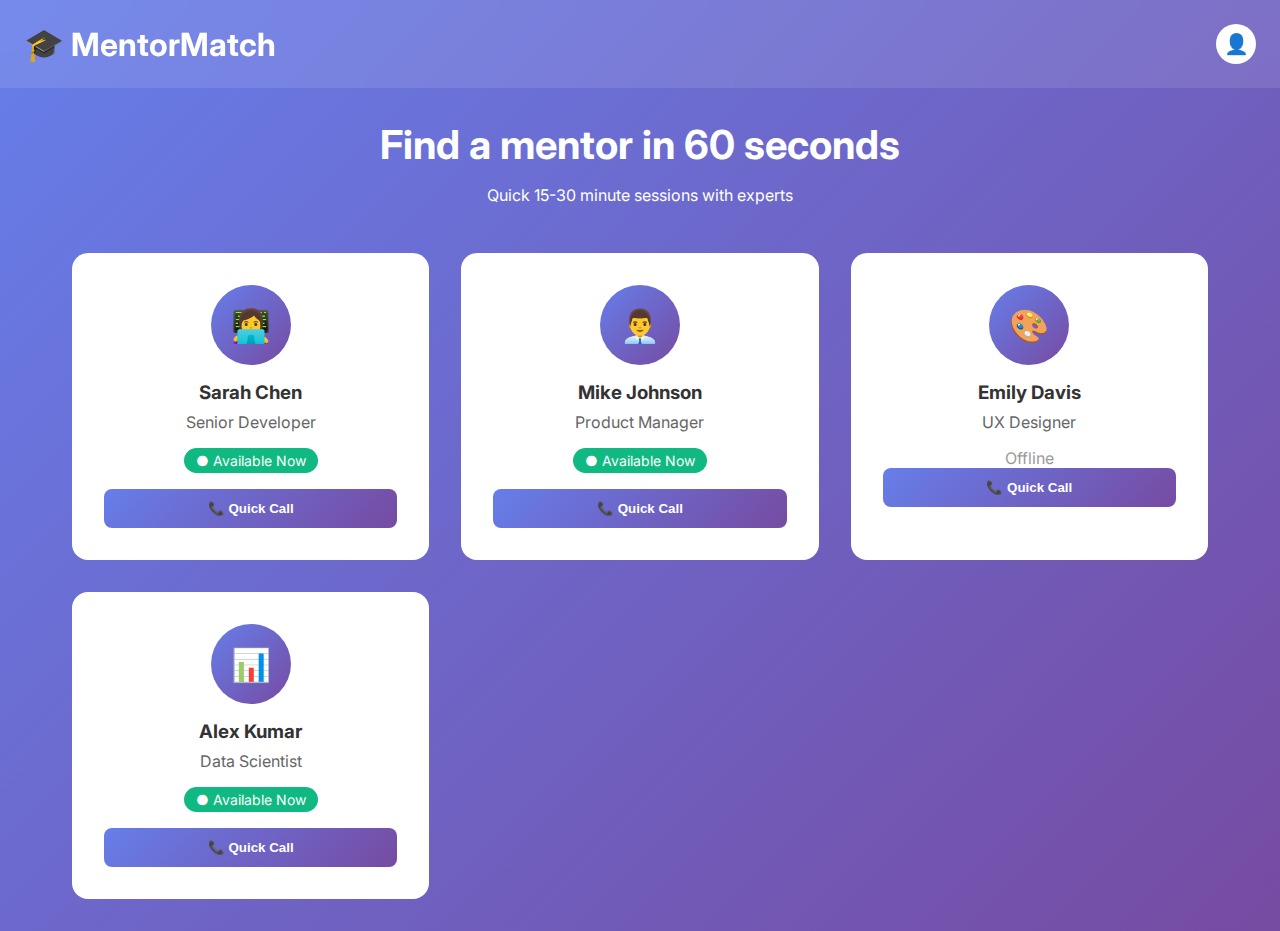
<file: expert-micro-mentorship-pwa/index.html>
<!DOCTYPE html>
<html lang="en">
<head>
    <!-- SEO & Viral Metadata -->
    <meta name="description" content="Premium EXPERT MICRO MENTORSHIP PWA web application. Built with modern web technologies. Part of the Ultimate Web Dev Roadmap by Ashraf Morningstar.">
    <meta name="keywords" content="web development, EXPERT MICRO MENTORSHIP PWA, javascript, css, html, ashraf morningstar, open source, premium ui">
    <meta name="author" content="Ashraf Morningstar">
    <meta name="robots" content="index, follow">
    
    <!-- Open Graph / Facebook -->
    <meta property="og:type" content="website">
    <meta property="og:url" content="https://ashrafmorningstar.github.io/WebDevRoadmap/expert-micro-mentorship-pwa/">
    <meta property="og:title" content="EXPERT MICRO MENTORSHIP PWA | Premium Web App">
    <meta property="og:description" content="Premium EXPERT MICRO MENTORSHIP PWA web application. Built with modern web technologies. Part of the Ultimate Web Dev Roadmap by Ashraf Morningstar.">
    <meta property="og:image" content="https://via.placeholder.com/1200x630.png?text=EXPERT+MICRO+MENTORSHIP+PWA">

    <!-- Twitter -->
    <meta property="twitter:card" content="summary_large_image">
    <meta property="twitter:url" content="https://ashrafmorningstar.github.io/WebDevRoadmap/expert-micro-mentorship-pwa/">
    <meta property="twitter:title" content="EXPERT MICRO MENTORSHIP PWA | Premium Web App">
    <meta property="twitter:description" content="Premium EXPERT MICRO MENTORSHIP PWA web application. Built with modern web technologies. Part of the Ultimate Web Dev Roadmap by Ashraf Morningstar.">
    <meta property="twitter:image" content="https://via.placeholder.com/1200x630.png?text=EXPERT+MICRO+MENTORSHIP+PWA">
    
    <link rel="canonical" href="https://ashrafmorningstar.github.io/WebDevRoadmap/expert-micro-mentorship-pwa/">
  <meta charset="UTF-8">
  <meta name="viewport" content="width=device-width, initial-scale=1.0">
  <title>Micro-Mentorship PWA</title>
  <link rel="manifest" href="manifest.json">
  <link rel="stylesheet" href="style.css">
</head>
<body>
  <!-- Author: Ashraf Morningstar | https://github.com/AshrafMorningstar -->
  
  <div class="app">
    <header class="header">
      <h1>🎓 MentorMatch</h1>
      <button class="profile-btn">👤</button>
    </header>

    <main class="container">
      <section class="hero">
        <h2>Find a mentor in 60 seconds</h2>
        <p>Quick 15-30 minute sessions with experts</p>
      </section>

      <div class="mentor-grid" id="mentorGrid">
        <!-- Mentors injected here -->
      </div>

      <!-- Call Modal -->
      <div class="modal" id="callModal">
        <div class="modal-content">
          <div class="call-header">
            <h3 id="mentorName">Connecting...</h3>
            <button id="endCall" class="btn-danger">End Call</button>
          </div>
          <div class="video-placeholder">
            <div class="avatar-large">👤</div>
            <p>Video call simulation</p>
          </div>
          <div class="call-controls">
            <button class="control-btn">🎤 Mute</button>
            <button class="control-btn">📹 Video</button>
            <button class="control-btn">💬 Chat</button>
          </div>
        </div>
      </div>
    </main>
  </div>

  <script src="app.js"></script>
</body>
</html>
</file>
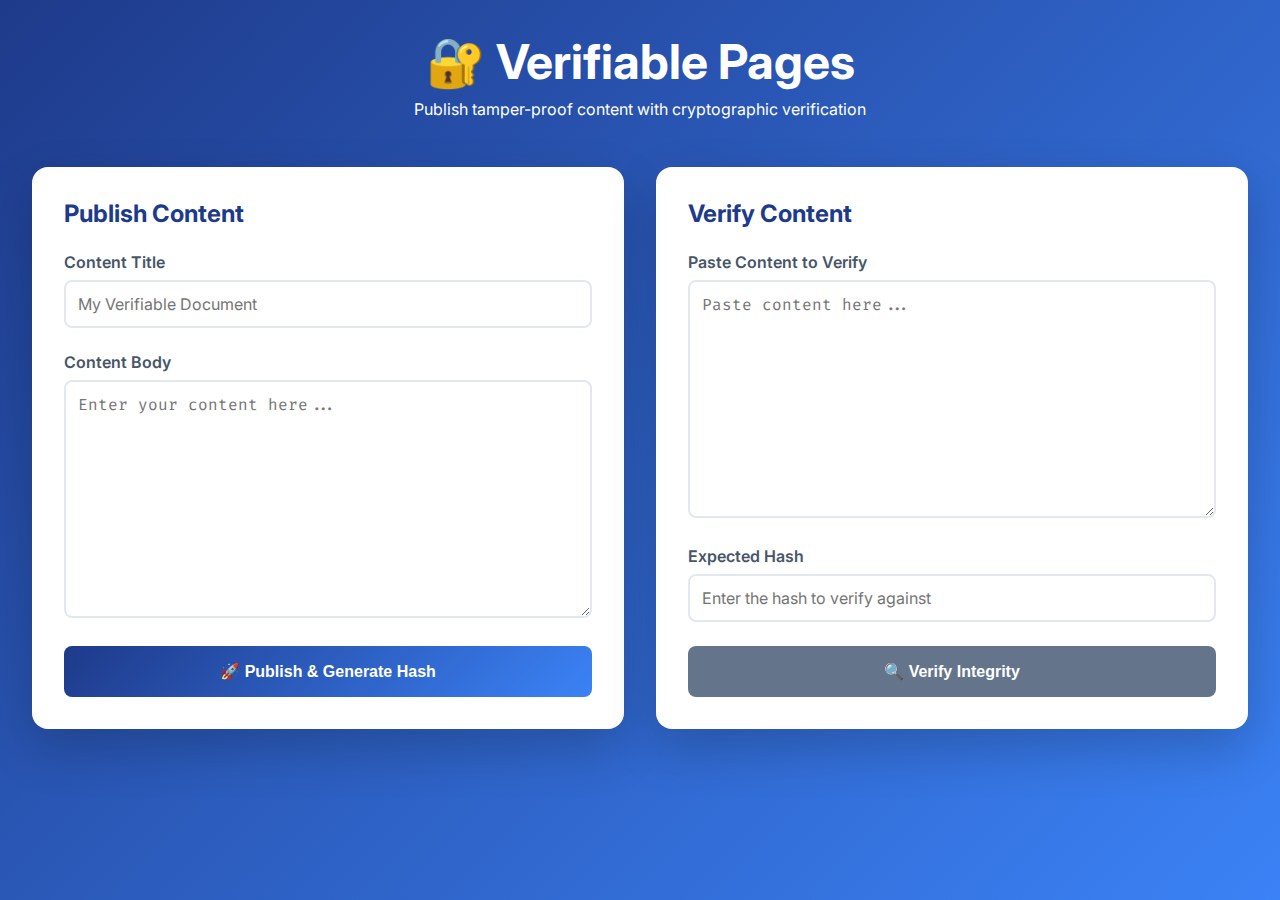
<file: expert-verifiable-content-platform/index.html>
<!DOCTYPE html>
<html lang="en">
<head>
    <!-- SEO & Viral Metadata -->
    <meta name="description" content="Premium EXPERT VERIFIABLE CONTENT PLATFORM web application. Built with modern web technologies. Part of the Ultimate Web Dev Roadmap by Ashraf Morningstar.">
    <meta name="keywords" content="web development, EXPERT VERIFIABLE CONTENT PLATFORM, javascript, css, html, ashraf morningstar, open source, premium ui">
    <meta name="author" content="Ashraf Morningstar">
    <meta name="robots" content="index, follow">
    
    <!-- Open Graph / Facebook -->
    <meta property="og:type" content="website">
    <meta property="og:url" content="https://ashrafmorningstar.github.io/WebDevRoadmap/expert-verifiable-content-platform/">
    <meta property="og:title" content="EXPERT VERIFIABLE CONTENT PLATFORM | Premium Web App">
    <meta property="og:description" content="Premium EXPERT VERIFIABLE CONTENT PLATFORM web application. Built with modern web technologies. Part of the Ultimate Web Dev Roadmap by Ashraf Morningstar.">
    <meta property="og:image" content="https://via.placeholder.com/1200x630.png?text=EXPERT+VERIFIABLE+CONTENT+PLATFORM">

    <!-- Twitter -->
    <meta property="twitter:card" content="summary_large_image">
    <meta property="twitter:url" content="https://ashrafmorningstar.github.io/WebDevRoadmap/expert-verifiable-content-platform/">
    <meta property="twitter:title" content="EXPERT VERIFIABLE CONTENT PLATFORM | Premium Web App">
    <meta property="twitter:description" content="Premium EXPERT VERIFIABLE CONTENT PLATFORM web application. Built with modern web technologies. Part of the Ultimate Web Dev Roadmap by Ashraf Morningstar.">
    <meta property="twitter:image" content="https://via.placeholder.com/1200x630.png?text=EXPERT+VERIFIABLE+CONTENT+PLATFORM">
    
    <link rel="canonical" href="https://ashrafmorningstar.github.io/WebDevRoadmap/expert-verifiable-content-platform/">
  <meta charset="UTF-8">
  <meta name="viewport" content="width=device-width, initial-scale=1.0">
  <title>Verifiable Content Platform</title>
  <link rel="stylesheet" href="style.css">
</head>
<body>
  <!-- Author: Ashraf Morningstar | https://github.com/AshrafMorningstar -->
  
  <div class="container">
    <header class="header">
      <h1>🔐 Verifiable Pages</h1>
      <p>Publish tamper-proof content with cryptographic verification</p>
    </header>

    <div class="two-column">
      <section class="publish-section">
        <h2>Publish Content</h2>
        <div class="form-group">
          <label>Content Title</label>
          <input type="text" id="contentTitle" placeholder="My Verifiable Document">
        </div>
        <div class="form-group">
          <label>Content Body</label>
          <textarea id="contentBody" rows="10" placeholder="Enter your content here..."></textarea>
        </div>
        <button id="publishBtn" class="btn-primary">🚀 Publish & Generate Hash</button>
        
        <div id="publishResult" class="result-box" style="display:none;">
          <h3>✅ Published Successfully</h3>
          <div class="hash-display">
            <label>Content Hash (SHA-256):</label>
            <code id="contentHash"></code>
          </div>
          <p class="info">This hash proves the authenticity of your content. Anyone can verify it hasn't been tampered with.</p>
        </div>
      </section>

      <section class="verify-section">
        <h2>Verify Content</h2>
        <div class="form-group">
          <label>Paste Content to Verify</label>
          <textarea id="verifyContent" rows="10" placeholder="Paste content here..."></textarea>
        </div>
        <div class="form-group">
          <label>Expected Hash</label>
          <input type="text" id="expectedHash" placeholder="Enter the hash to verify against">
        </div>
        <button id="verifyBtn" class="btn-secondary">🔍 Verify Integrity</button>
        
        <div id="verifyResult" class="result-box" style="display:none;">
          <h3 id="verifyStatus"></h3>
          <p id="verifyMessage"></p>
        </div>
      </section>
    </div>
  </div>

  <script src="app.js"></script>
</body>
</html>
</file>
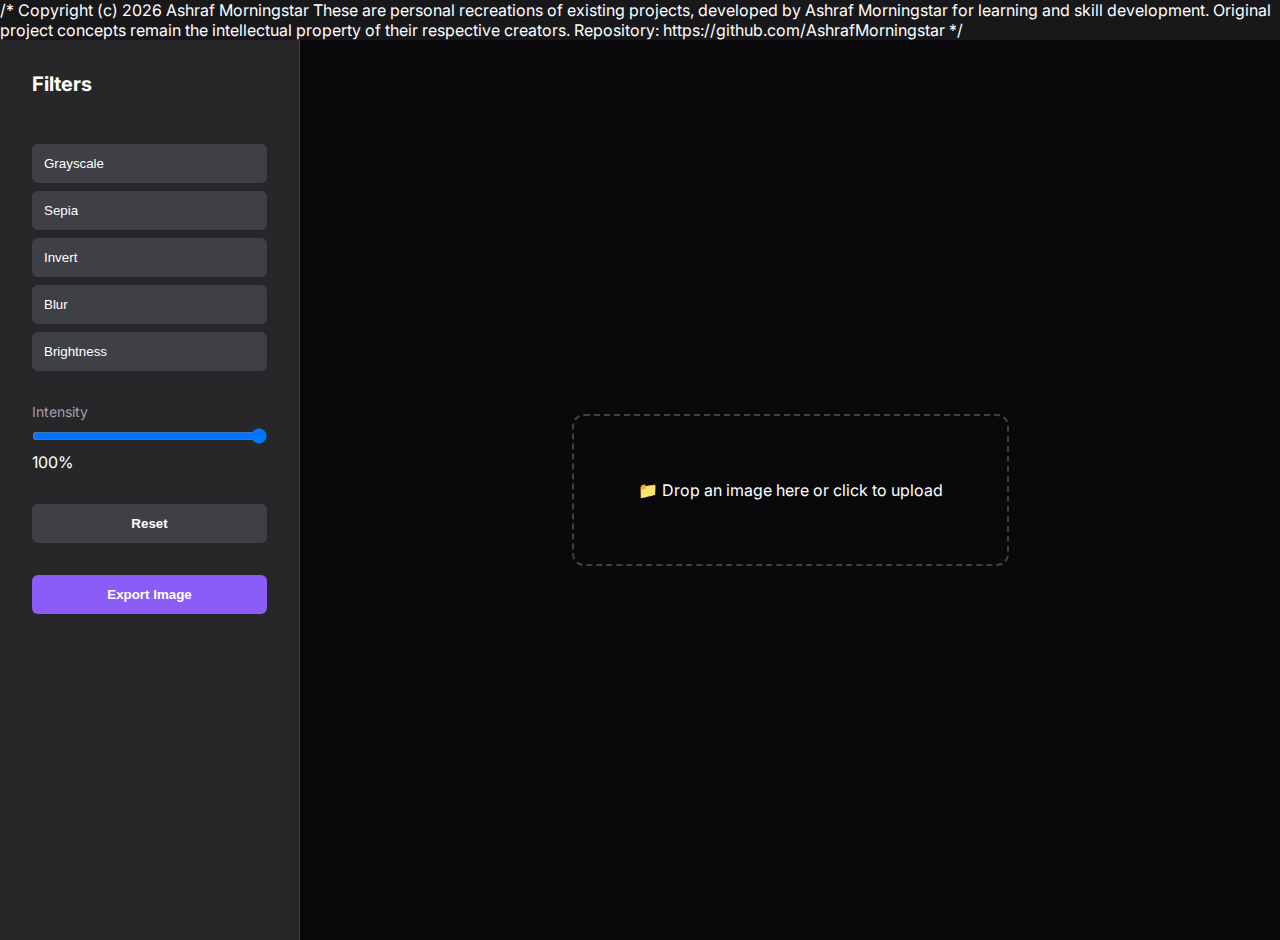
<file: expert-wasm-image-pipeline/index.html>
/*
 Copyright (c) 2026 Ashraf Morningstar
 These are personal recreations of existing projects, developed by Ashraf Morningstar
 for learning and skill development.
 Original project concepts remain the intellectual property of their respective creators.
 Repository: https://github.com/AshrafMorningstar
*/

<!DOCTYPE html>
<html lang="en">
<head>
    <!-- SEO & Viral Metadata -->
    <meta name="description" content="Premium EXPERT WASM IMAGE PIPELINE web application. Built with modern web technologies. Part of the Ultimate Web Dev Roadmap by Ashraf Morningstar.">
    <meta name="keywords" content="web development, EXPERT WASM IMAGE PIPELINE, javascript, css, html, ashraf morningstar, open source, premium ui">
    <meta name="author" content="Ashraf Morningstar">
    <meta name="robots" content="index, follow">
    
    <!-- Open Graph / Facebook -->
    <meta property="og:type" content="website">
    <meta property="og:url" content="https://ashrafmorningstar.github.io/WebDevRoadmap/expert-wasm-image-pipeline/">
    <meta property="og:title" content="EXPERT WASM IMAGE PIPELINE | Premium Web App">
    <meta property="og:description" content="Premium EXPERT WASM IMAGE PIPELINE web application. Built with modern web technologies. Part of the Ultimate Web Dev Roadmap by Ashraf Morningstar.">
    <meta property="og:image" content="https://via.placeholder.com/1200x630.png?text=EXPERT+WASM+IMAGE+PIPELINE">

    <!-- Twitter -->
    <meta property="twitter:card" content="summary_large_image">
    <meta property="twitter:url" content="https://ashrafmorningstar.github.io/WebDevRoadmap/expert-wasm-image-pipeline/">
    <meta property="twitter:title" content="EXPERT WASM IMAGE PIPELINE | Premium Web App">
    <meta property="twitter:description" content="Premium EXPERT WASM IMAGE PIPELINE web application. Built with modern web technologies. Part of the Ultimate Web Dev Roadmap by Ashraf Morningstar.">
    <meta property="twitter:image" content="https://via.placeholder.com/1200x630.png?text=EXPERT+WASM+IMAGE+PIPELINE">
    
    <link rel="canonical" href="https://ashrafmorningstar.github.io/WebDevRoadmap/expert-wasm-image-pipeline/">
  <meta charset="UTF-8">
  <meta name="viewport" content="width=device-width, initial-scale=1.0">
  <title>WASM Image Pipeline</title>
  <link rel="stylesheet" href="style.css">
</head>
<body>
  <!-- Author: Ashraf Morningstar | https://github.com/AshrafMorningstar -->
  
  <div class="app-layout">
    <aside class="sidebar">
      <h2>Filters</h2>
      <div class="filter-list">
        <button class="filter-btn" data-filter="grayscale">Grayscale</button>
        <button class="filter-btn" data-filter="sepia">Sepia</button>
        <button class="filter-btn" data-filter="invert">Invert</button>
        <button class="filter-btn" data-filter="blur">Blur</button>
        <button class="filter-btn" data-filter="brightness">Brightness</button>
      </div>
      
      <div class="controls">
        <label>Intensity</label>
        <input type="range" id="intensity" min="0" max="100" value="100">
        <span id="intensityValue">100%</span>
      </div>

      <button id="resetBtn" class="btn-secondary">Reset</button>
      <button id="exportBtn" class="btn-primary">Export Image</button>
    </aside>

    <main class="canvas-area">
      <div class="upload-zone" id="uploadZone">
        <p>📁 Drop an image here or click to upload</p>
        <input type="file" id="fileInput" accept="image/*" hidden>
      </div>
      <canvas id="canvas" style="display:none;"></canvas>
    </main>
  </div>

  <script src="app.js"></script>
</body>
</html>
</file>
<file: beginner-accessible-quiz-builder/style.css>
/*
 Copyright (c) 2026 Ashraf Morningstar
 These are personal recreations of existing projects, developed by Ashraf Morningstar
 for learning and skill development.
 Original project concepts remain the intellectual property of their respective creators.
 Repository: https://github.com/AshrafMorningstar
*/

/**
 * Accessible Quiz Builder - Styles
 * Author: Ashraf Morningstar
 * GitHub: https://github.com/AshrafMorningstar
 */

@import url('https://fonts.googleapis.com/css2?family=Inter:wght@400;600;700&display=swap');

:root {
  --bg-primary: #ffffff;
  --bg-secondary: #f3f4f6;
  --text-primary: #111827;
  --text-secondary: #4b5563;
  --accent: #2563eb;
  --accent-hover: #1d4ed8;
  --success: #059669;
  --error: #dc2626;
  --focus-ring: 0 0 0 4px rgba(37, 99, 235, 0.4);
  --radius: 8px;
}

/* High Contrast Dark Mode Preference */
@media (prefers-color-scheme: dark) {
  :root {
    --bg-primary: #111827;
    --bg-secondary: #1f2937;
    --text-primary: #f9fafb;
    --text-secondary: #d1d5db;
    --accent: #3b82f6;
    --accent-hover: #60a5fa;
  }
}

* {
  box-sizing: border-box;
}

body {
  font-family: 'Inter', sans-serif;
  background: var(--bg-secondary);
  color: var(--text-primary);
  line-height: 1.5;
  margin: 0;
  padding: 2rem;
}

.container {
  max-width: 800px;
  margin: 0 auto;
}

.header {
  text-align: center;
  margin-bottom: 2rem;
}

h1 {
  font-size: 2.5rem;
  margin-bottom: 0.5rem;
}

/* Accessibility Focus Styles */
:focus-visible {
  outline: none;
  box-shadow: var(--focus-ring);
  border-radius: 4px;
}

button, input {
  font-family: inherit;
  font-size: 1rem;
}

.mode-switcher {
  display: flex;
  gap: 1rem;
  margin-bottom: 2rem;
  justify-content: center;
}

.mode-btn {
  padding: 0.75rem 1.5rem;
  border: 2px solid transparent;
  background: var(--bg-primary);
  color: var(--text-secondary);
  border-radius: var(--radius);
  cursor: pointer;
  font-weight: 600;
  transition: all 0.2s;
}

.mode-btn.active {
  background: var(--accent);
  color: white;
}

/* Cards */
.card {
  background: var(--bg-primary);
  padding: 2rem;
  border-radius: var(--radius);
  box-shadow: 0 4px 6px -1px rgba(0, 0, 0, 0.1);
  margin-bottom: 1.5rem;
  border: 1px solid rgba(0,0,0,0.1);
}

/* Forms */
.form-group {
  margin-bottom: 1.5rem;
}

label {
  display: block;
  font-weight: 600;
  margin-bottom: 0.5rem;
}

input[type="text"] {
  width: 100%;
  padding: 0.75rem;
  border: 2px solid var(--text-secondary);
  border-radius: var(--radius);
  background: var(--bg-primary);
  color: var(--text-primary);
}

fieldset {
  border: none;
  padding: 0;
  margin: 0 0 1.5rem 0;
}

legend {
  font-weight: 600;
  margin-bottom: 1rem;
  font-size: 1.125rem;
}

.option-group {
  display: flex;
  align-items: center;
  gap: 1rem;
  margin-bottom: 0.75rem;
  background: var(--bg-secondary);
  padding: 0.5rem;
  border-radius: var(--radius);
}

.option-input {
  border: none;
  background: transparent;
}

.option-input:focus {
  background: var(--bg-primary);
}

/* Buttons */
.btn-primary {
  background: var(--accent);
  color: white;
  border: none;
  padding: 0.75rem 1.5rem;
  border-radius: var(--radius);
  font-weight: 600;
  cursor: pointer;
}

.btn-primary:hover {
  background: var(--accent-hover);
}

.btn-secondary {
  background: var(--text-secondary);
  color: white;
  border: none;
  padding: 0.75rem 1.5rem;
  border-radius: var(--radius);
  cursor: pointer;
}

.btn-large {
  width: 100%;
  font-size: 1.25rem;
  padding: 1.5rem;
}

/* Quiz Styles */
.view.hidden {
  display: none;
}

.question-item {
  display: flex;
  justify-content: space-between;
  padding: 1rem;
  border-bottom: 1px solid var(--bg-secondary);
}

.quiz-progress {
  height: 8px;
  background: var(--bg-secondary);
  border-radius: 999px;
  margin-bottom: 2rem;
  overflow: hidden;
}

.progress-fill {
  height: 100%;
  background: var(--accent);
  transition: width 0.3s ease;
}

.quiz-option-btn {
  display: block;
  width: 100%;
  text-align: left;
  padding: 1rem;
  margin-bottom: 0.75rem;
  background: var(--bg-primary);
  border: 2px solid var(--text-secondary);
  border-radius: var(--radius);
  cursor: pointer;
  color: var(--text-primary);
}

.quiz-option-btn:hover, .quiz-option-btn:focus {
  border-color: var(--accent);
  background: var(--bg-secondary);
}

.quiz-option-btn.correct {
  border-color: var(--success);
  background: rgba(5, 150, 105, 0.1);
}

.quiz-option-btn.wrong {
  border-color: var(--error);
  background: rgba(220, 38, 38, 0.1);
}

.feedback-region {
  margin-top: 1rem;
  font-weight: 700;
  text-align: center;
  min-height: 1.5em;
}

.empty-state {
  text-align: center;
  color: var(--text-secondary);
  font-style: italic;
}
</file>
<file: beginner-ecommerce-ux-sandbox/style.css>
/*
 Copyright (c) 2026 Ashraf Morningstar
 These are personal recreations of existing projects, developed by Ashraf Morningstar
 for learning and skill development.
 Original project concepts remain the intellectual property of their respective creators.
 Repository: https://github.com/AshrafMorningstar
*/

/**
 * E-commerce Sandbox - Styles
 * Author: Ashraf Morningstar
 * GitHub: https://github.com/AshrafMorningstar
 */

@import url('https://fonts.googleapis.com/css2?family=Outfit:wght@400;600;700&display=swap');

:root {
  --bg-page: #fdfbf7;
  --text-main: #1c1917;
  --accent: #d97706; /* Amber */
  --accent-hover: #b45309;
  --success: #10b981;
  --gray-100: #f3f4f6;
  --gray-200: #e5e7eb;
  --border-radius: 12px;
}

* {
  margin: 0;
  padding: 0;
  box-sizing: border-box;
}

body {
  font-family: 'Outfit', sans-serif;
  background: var(--bg-page);
  color: var(--text-main);
  line-height: 1.5;
}

/* Navbar */
.navbar {
  position: sticky;
  top: 0;
  background: rgba(255, 255, 255, 0.9);
  backdrop-filter: blur(10px);
  border-bottom: 1px solid var(--gray-200);
  z-index: 100;
  padding: 1rem 0;
}

.nav-content {
  display: flex;
  justify-content: space-between;
  align-items: center;
}

.brand {
  font-size: 1.5rem;
  font-weight: 700;
  color: var(--text-main);
}

.badge {
  background: var(--accent);
  color: white;
  padding: 2px 8px;
  border-radius: 99px;
  font-size: 0.8rem;
  margin-left: 0.5rem;
}

.container {
  max-width: 1200px;
  margin: 0 auto;
  padding: 0 1.5rem;
}

/* Products */
.products-section {
  padding: 3rem 0;
}

.products-section h1 {
  margin-bottom: 2rem;
  font-size: 2.5rem;
}

.product-grid {
  display: grid;
  grid-template-columns: repeat(auto-fill, minmax(280px, 1fr));
  gap: 2rem;
}

.product-card {
  background: white;
  border-radius: var(--border-radius);
  overflow: hidden;
  transition: transform 0.2s, box-shadow 0.2s;
  border: 1px solid var(--gray-200);
}

.product-card:hover {
  transform: translateY(-4px);
  box-shadow: 0 10px 20px rgba(0,0,0,0.05);
}

.product-image {
  height: 250px;
  background: var(--gray-100);
  display: flex;
  align-items: center;
  justify-content: center;
  font-size: 3rem;
}

.product-info {
  padding: 1.5rem;
}

.price {
  font-weight: 700;
  font-size: 1.25rem;
  color: var(--text-main);
  display: block;
  margin: 0.5rem 0 1rem 0;
}

/* Cart Sidebar */
.cart-sidebar {
  position: fixed;
  top: 0;
  right: -400px;
  width: 400px;
  height: 100vh;
  background: white;
  box-shadow: -5px 0 20px rgba(0,0,0,0.1);
  z-index: 200;
  padding: 2rem;
  display: flex;
  flex-direction: column;
  transition: right 0.3s cubic-bezier(0.16, 1, 0.3, 1);
}

.cart-sidebar.open {
  right: 0;
}

.cart-header {
  display: flex;
  justify-content: space-between;
  align-items: center;
  margin-bottom: 2rem;
}

.cart-items {
  flex: 1;
  overflow-y: auto;
}

.cart-item {
  display: flex;
  gap: 1rem;
  margin-bottom: 1.5rem;
  padding-bottom: 1.5rem;
  border-bottom: 1px solid var(--gray-100);
}

.cart-item-img {
  width: 60px;
  height: 60px;
  background: var(--gray-100);
  border-radius: 8px;
  display: flex;
  align-items: center;
  justify-content: center;
  font-size: 1.5rem;
}

.cart-footer {
  border-top: 2px solid var(--gray-100);
  padding-top: 1.5rem;
}

.total-row {
  display: flex;
  justify-content: space-between;
  font-weight: 700;
  font-size: 1.25rem;
  margin-bottom: 1rem;
}

/* Buttons */
button {
  cursor: pointer;
  border: none;
  font-family: inherit;
}

.btn-primary {
  background: var(--text-main);
  color: white;
  padding: 0.75rem 1.5rem;
  border-radius: 8px;
  font-weight: 600;
  transition: opacity 0.2s;
}

.btn-primary:hover {
  opacity: 0.9;
}

.btn-success {
  background: var(--success);
  color: white;
  padding: 1rem;
  border-radius: 8px;
  font-weight: 700;
  font-size: 1.1rem;
  transition: filter 0.2s;
}

.btn-success:hover {
  filter: brightness(1.1);
}

.full-width {
  width: 100%;
}

.add-btn {
  background: var(--gray-100);
  color: var(--text-main);
  padding: 0.5rem 1rem;
  border-radius: 6px;
  font-weight: 600;
  width: 100%;
}

.add-btn:hover {
  background: var(--gray-200);
}

.close-btn {
  background: transparent;
  font-size: 1.5rem;
  color: var(--text-main);
}

/* Modal */
.modal-overlay {
  position: fixed;
  top: 0;
  left: 0;
  width: 100%;
  height: 100%;
  background: rgba(0,0,0,0.5);
  display: none;
  justify-content: center;
  align-items: center;
  z-index: 300;
  opacity: 0;
  transition: opacity 0.3s;
}

.modal-overlay.active {
  display: flex;
  opacity: 1;
}

.modal-content {
  background: white;
  padding: 2.5rem;
  border-radius: 16px;
  width: 500px;
  max-width: 90%;
}

.form-section {
  margin-bottom: 2rem;
}

.form-row input {
  width: 100%;
  padding: 12px;
  margin-bottom: 0.75rem;
  border: 1px solid var(--gray-200);
  border-radius: 8px;
  font-size: 1rem;
}

.credit-card-mock {
  background: var(--gray-100);
  padding: 1rem;
  border-radius: 8px;
  border: 1px solid var(--gray-200);
}

.row {
  display: flex;
  gap: 1rem;
}

/* Success Overlay */
.success-overlay {
  position: fixed;
  top: 0;
  left: 0;
  width: 100%;
  height: 100%;
  background: white;
  display: none;
  justify-content: center;
  align-items: center;
  z-index: 400;
  text-align: center;
}

.success-overlay.active {
  display: flex;
}

.check-icon {
  width: 80px;
  height: 80px;
  background: var(--success);
  color: white;
  border-radius: 50%;
  font-size: 40px;
  display: flex;
  align-items: center;
  justify-content: center;
  margin: 0 auto 1.5rem;
}

.success-content h2 {
  font-size: 2.5rem;
  margin-bottom: 1rem;
}

.success-content p {
  margin-bottom: 2rem;
  color: #666;
}
</file>
<file: beginner-events-offline-pwa/style.css>
/**
 * Local Events PWA - Styles
 * Author: Ashraf Morningstar
 * GitHub: https://github.com/AshrafMorningstar
 */

@import url('https://fonts.googleapis.com/css2?family=Inter:wght@400;600;700&display=swap');

* {
  margin: 0;
  padding: 0;
  box-sizing: border-box;
}

:root {
  --bg-primary: #0B0D10;
  --bg-secondary: #12151B;
  --bg-card: #1A1D24;
  --text-primary: #EDEDED;
  --text-secondary: #A1A1AA;
  --accent: #3B82F6;
  --success: #22C55E;
  --warning: #F59E0B;
  --radius: 12px;
  --shadow: 0 4px 6px rgba(0, 0, 0, 0.3);
}

body {
  font-family: 'Inter', sans-serif;
  background: var(--bg-primary);
  color: var(--text-primary);
  line-height: 1.6;
  padding-bottom: 2rem;
}

.app {
  max-width: 1200px;
  margin: 0 auto;
  padding: 1rem;
}

/* Status Bar */
.status-bar {
  position: sticky;
  top: 0;
  background: var(--bg-secondary);
  padding: 0.75rem 1rem;
  border-radius: var(--radius);
  margin-bottom: 1.5rem;
  display: flex;
  align-items: center;
  gap: 0.5rem;
  z-index: 100;
  box-shadow: var(--shadow);
}

.status-indicator {
  font-size: 1.5rem;
  animation: pulse 2s infinite;
}

.status-indicator.online {
  color: var(--success);
}

.status-indicator.offline {
  color: var(--warning);
  animation: none;
}

@keyframes pulse {
  0%, 100% { opacity: 1; }
  50% { opacity: 0.5; }
}

/* Header */
.header {
  text-align: center;
  margin-bottom: 2rem;
}

.header h1 {
  font-size: 2.5rem;
  margin-bottom: 0.5rem;
  background: linear-gradient(135deg, #3B82F6, #A855F7);
  -webkit-background-clip: text;
  -webkit-text-fill-color: transparent;
}

.subtitle {
  color: var(--text-secondary);
  font-size: 1.125rem;
}

/* Tabs */
.tabs {
  display: flex;
  gap: 0.5rem;
  margin-bottom: 2rem;
  background: var(--bg-secondary);
  padding: 0.5rem;
  border-radius: var(--radius);
}

.tab-btn {
  flex: 1;
  padding: 0.75rem;
  background: transparent;
  border: none;
  color: var(--text-secondary);
  font-weight: 600;
  border-radius: 8px;
  cursor: pointer;
  transition: all 0.2s;
}

.tab-btn:hover {
  background: var(--bg-card);
  color: var(--text-primary);
}

.tab-btn.active {
  background: var(--accent);
  color: white;
}

/* Views */
.view {
  display: none;
}

.view.active {
  display: block;
  animation: fadeIn 0.3s;
}

@keyframes fadeIn {
  from {
    opacity: 0;
    transform: translateY(10px);
  }
  to {
    opacity: 1;
    transform: translateY(0);
  }
}

/* Filters */
.filters {
  margin-bottom: 1.5rem;
}

.filters select {
  width: 100%;
  max-width: 300px;
  padding: 0.75rem 1rem;
  background: var(--bg-secondary);
  border: 2px solid var(--bg-card);
  border-radius: var(--radius);
  color: var(--text-primary);
  font-size: 1rem;
  cursor: pointer;
}

/* Events Grid */
.events-grid {
  display: grid;
  grid-template-columns: repeat(auto-fill, minmax(300px, 1fr));
  gap: 1.5rem;
}

.event-card {
  background: var(--bg-secondary);
  border-radius: var(--radius);
  padding: 1.5rem;
  box-shadow: var(--shadow);
  transition: all 0.3s;
  position: relative;
}

.event-card:hover {
  transform: translateY(-4px);
  box-shadow: 0 8px 16px rgba(0, 0, 0, 0.4);
}

.event-category {
  display: inline-block;
  padding: 0.25rem 0.75rem;
  background: var(--accent);
  color: white;
  border-radius: 999px;
  font-size: 0.75rem;
  font-weight: 600;
  margin-bottom: 0.75rem;
}

.event-title {
  font-size: 1.25rem;
  font-weight: 700;
  margin-bottom: 0.5rem;
  color: var(--text-primary);
}

.event-date {
  color: var(--text-secondary);
  font-size: 0.875rem;
  margin-bottom: 0.5rem;
}

.event-description {
  color: var(--text-secondary);
  line-height: 1.5;
  margin-bottom: 1rem;
}

.event-actions {
  display: flex;
  gap: 0.5rem;
}

.btn {
  padding: 0.5rem 1rem;
  border: none;
  border-radius: 8px;
  font-weight: 600;
  cursor: pointer;
  transition: all 0.2s;
}

.btn-favorite {
  background: var(--bg-card);
  color: var(--text-secondary);
}

.btn-favorite.active {
  background: var(--warning);
  color: white;
}

.btn-details {
  flex: 1;
  background: var(--accent);
  color: white;
}

.btn-details:hover {
  background: #2563EB;
}

/* Map & Calendar Placeholders */
.map-placeholder,
.calendar-placeholder {
  background: var(--bg-secondary);
  border-radius: var(--radius);
  padding: 4rem 2rem;
  text-align: center;
  min-height: 400px;
  display: flex;
  flex-direction: column;
  align-items: center;
  justify-content: center;
}

.map-placeholder p:first-child,
.calendar-placeholder p:first-child {
  font-size: 4rem;
  margin-bottom: 1rem;
}

.map-info,
.calendar-info {
  color: var(--text-secondary);
  font-size: 1.125rem;
}

/* Favorites */
.favorites-section {
  margin-top: 3rem;
  padding-top: 2rem;
  border-top: 2px solid var(--bg-secondary);
}

.favorites-section h2 {
  font-size: 1.75rem;
  margin-bottom: 1.5rem;
}

.favorites-list {
  display: grid;
  grid-template-columns: repeat(auto-fill, minmax(250px, 1fr));
  gap: 1rem;
}

.empty-state {
  grid-column: 1 / -1;
  text-align: center;
  color: var(--text-secondary);
  padding: 2rem;
  background: var(--bg-secondary);
  border-radius: var(--radius);
}

@media (max-width: 768px) {
  .header h1 {
    font-size: 2rem;
  }
  
  .events-grid,
  .favorites-list {
    grid-template-columns: 1fr;
  }
}
</file>
<file: beginner-micro-portfolio-generator/style.css>
/**
 * Micro Portfolio Generator - Styles
 * Author: Ashraf Morningstar
 * GitHub: https://github.com/AshrafMorningstar
 */

@import url("https://fonts.googleapis.com/css2?family=Inter:wght@400;600;700&display=swap");

* {
  margin: 0;
  padding: 0;
  box-sizing: border-box;
}

:root {
  --bg-primary: #0b0d10;
  --bg-secondary: #12151b;
  --bg-tertiary: #1a1d24;
  --text-primary: #ededed;
  --text-secondary: #a1a1aa;
  --accent: #3b82f6;
  --accent-hover: #2563eb;
  --success: #22c55e;
  --radius-md: 8px;
  --radius-lg: 12px;
  --shadow-md: 0 4px 6px -1px rgba(0, 0, 0, 0.4);
  --shadow-lg: 0 10px 15px -3px rgba(0, 0, 0, 0.5);
  --transition: 180ms ease-out;
}

body {
  font-family: "Inter", sans-serif;
  background: linear-gradient(
    135deg,
    var(--bg-primary) 0%,
    var(--bg-secondary) 100%
  );
  color: var(--text-primary);
  min-height: 100vh;
  padding: 2rem 1rem;
}

.container {
  max-width: 1400px;
  margin: 0 auto;
}

.header {
  text-align: center;
  margin-bottom: 3rem;
}

.header h1 {
  font-size: 3rem;
  font-weight: 700;
  background: linear-gradient(135deg, #3b82f6, #a855f7);
  -webkit-background-clip: text;
  -webkit-text-fill-color: transparent;
  background-clip: text;
  margin-bottom: 0.5rem;
}

.subtitle {
  color: var(--text-secondary);
  font-size: 1.125rem;
}

.app-layout {
  display: grid;
  grid-template-columns: 400px 1fr;
  gap: 2rem;
  align-items: start;
}

/* Editor Panel */
.editor-panel {
  background: var(--bg-secondary);
  border-radius: var(--radius-lg);
  padding: 2rem;
  box-shadow: var(--shadow-lg);
  position: sticky;
  top: 2rem;
  max-height: calc(100vh - 4rem);
  overflow-y: auto;
}

.editor-panel h2 {
  font-size: 1.5rem;
  margin-bottom: 1.5rem;
  color: var(--text-primary);
}

.form-group {
  margin-bottom: 1.5rem;
}

.form-group label {
  display: block;
  margin-bottom: 0.5rem;
  font-weight: 600;
  color: var(--text-primary);
  font-size: 0.875rem;
  text-transform: uppercase;
  letter-spacing: 0.5px;
}

.form-group input,
.form-group textarea {
  width: 100%;
  padding: 0.75rem 1rem;
  background: var(--bg-tertiary);
  border: 2px solid transparent;
  border-radius: var(--radius-md);
  color: var(--text-primary);
  font-family: inherit;
  font-size: 1rem;
  transition: all var(--transition);
}

.form-group input:focus,
.form-group textarea:focus {
  outline: none;
  border-color: var(--accent);
  box-shadow: 0 0 0 3px rgba(59, 130, 246, 0.1);
}

.form-group textarea {
  resize: vertical;
  min-height: 100px;
}

.template-selector {
  display: flex;
  gap: 0.5rem;
}

.template-btn {
  flex: 1;
  padding: 0.75rem;
  background: var(--bg-tertiary);
  border: 2px solid transparent;
  border-radius: var(--radius-md);
  color: var(--text-secondary);
  font-weight: 600;
  cursor: pointer;
  transition: all var(--transition);
}

.template-btn:hover {
  border-color: var(--accent);
  color: var(--text-primary);
}

.template-btn.active {
  background: var(--accent);
  color: white;
  border-color: var(--accent);
}

.btn-export {
  width: 100%;
  padding: 1rem;
  background: linear-gradient(135deg, var(--accent), #a855f7);
  border: none;
  border-radius: var(--radius-md);
  color: white;
  font-size: 1rem;
  font-weight: 700;
  cursor: pointer;
  transition: all var(--transition);
  margin-top: 1rem;
  display: flex;
  align-items: center;
  justify-content: center;
  gap: 0.5rem;
}

.btn-export:hover {
  transform: translateY(-2px);
  box-shadow: var(--shadow-lg);
}

.btn-export:active {
  transform: translateY(0);
}

/* Preview Panel */
.preview-panel {
  background: var(--bg-secondary);
  border-radius: var(--radius-lg);
  padding: 1.5rem;
  box-shadow: var(--shadow-lg);
  min-height: 600px;
}

.preview-header {
  display: flex;
  justify-content: space-between;
  align-items: center;
  margin-bottom: 1rem;
  padding-bottom: 1rem;
  border-bottom: 1px solid var(--bg-tertiary);
}

.preview-header h3 {
  font-size: 1.25rem;
  color: var(--text-primary);
}

.preview-badge {
  background: var(--success);
  color: white;
  padding: 0.25rem 0.75rem;
  border-radius: 999px;
  font-size: 0.75rem;
  font-weight: 600;
  animation: pulse 2s infinite;
}

@keyframes pulse {
  0%,
  100% {
    opacity: 1;
  }
  50% {
    opacity: 0.7;
  }
}

.preview-container {
  background: white;
  border-radius: var(--radius-md);
  overflow: hidden;
  box-shadow: var(--shadow-md);
}

#previewFrame {
  width: 100%;
  height: 700px;
  border: none;
  display: block;
}

/* Scrollbar Styling */
.editor-panel::-webkit-scrollbar {
  width: 8px;
}

.editor-panel::-webkit-scrollbar-track {
  background: var(--bg-tertiary);
  border-radius: 4px;
}

.editor-panel::-webkit-scrollbar-thumb {
  background: var(--accent);
  border-radius: 4px;
}

/* Responsive */
@media (max-width: 1024px) {
  .app-layout {
    grid-template-columns: 1fr;
  }

  .editor-panel {
    position: static;
    max-height: none;
  }

  .header h1 {
    font-size: 2rem;
  }
}
</file>
<file: beginner-recipe-remix/style.css>
/**
 * Recipe Remix - Styles
 * Author: Ashraf Morningstar
 * GitHub: https://github.com/AshrafMorningstar
 */

@import url("https://fonts.googleapis.com/css2?family=Inter:wght@400;600;700&display=swap");

* {
  margin: 0;
  padding: 0;
  box-sizing: border-box;
}

:root {
  --bg-primary: #0b0d10;
  --bg-secondary: #12151b;
  --bg-card: #1a1d24;
  --text-primary: #ededed;
  --text-secondary: #a1a1aa;
  --accent: #10b981;
  --accent-hover: #059669;
  --danger: #ef4444;
  --radius: 12px;
  --shadow: 0 4px 6px rgba(0, 0, 0, 0.3);
}

body {
  font-family: "Inter", sans-serif;
  background: linear-gradient(135deg, var(--bg-primary), var(--bg-secondary));
  color: var(--text-primary);
  min-height: 100vh;
  padding: 2rem 1rem;
}

.container {
  max-width: 1200px;
  margin: 0 auto;
}

.header {
  text-align: center;
  margin-bottom: 3rem;
}

.header h1 {
  font-size: 3rem;
  font-weight: 700;
  background: linear-gradient(135deg, #10b981, #f59e0b);
  -webkit-background-clip: text;
  -webkit-text-fill-color: transparent;
  margin-bottom: 0.5rem;
}

.subtitle {
  color: var(--text-secondary);
  font-size: 1.25rem;
}

/* Ingredient Input */
.ingredient-input-section {
  background: var(--bg-secondary);
  border-radius: var(--radius);
  padding: 2rem;
  margin-bottom: 2rem;
  box-shadow: var(--shadow);
}

.input-wrapper {
  display: flex;
  gap: 0.5rem;
  margin-bottom: 1.5rem;
}

#ingredientInput {
  flex: 1;
  padding: 1rem 1.5rem;
  background: var(--bg-card);
  border: 2px solid transparent;
  border-radius: var(--radius);
  color: var(--text-primary);
  font-size: 1rem;
  transition: all 0.2s;
}

#ingredientInput:focus {
  outline: none;
  border-color: var(--accent);
}

.btn-add {
  padding: 1rem 2rem;
  background: var(--accent);
  color: white;
  border: none;
  border-radius: var(--radius);
  font-weight: 600;
  cursor: pointer;
  transition: all 0.2s;
}

.btn-add:hover {
  background: var(--accent-hover);
  transform: translateY(-2px);
}

.ingredients-chips {
  display: flex;
  flex-wrap: wrap;
  gap: 0.75rem;
  min-height: 60px;
  margin-bottom: 1.5rem;
}

.chip {
  display: inline-flex;
  align-items: center;
  gap: 0.5rem;
  padding: 0.5rem 1rem;
  background: var(--accent);
  color: white;
  border-radius: 999px;
  font-weight: 600;
  animation: chipIn 0.3s ease-out;
}

@keyframes chipIn {
  from {
    opacity: 0;
    transform: scale(0.8);
  }
  to {
    opacity: 1;
    transform: scale(1);
  }
}

.chip-remove {
  background: none;
  border: none;
  color: white;
  font-size: 1.25rem;
  cursor: pointer;
  padding: 0;
  line-height: 1;
}

.chip-remove:hover {
  transform: scale(1.2);
}

.btn-find {
  width: 100%;
  padding: 1.25rem;
  background: linear-gradient(135deg, var(--accent), #f59e0b);
  color: white;
  border: none;
  border-radius: var(--radius);
  font-size: 1.125rem;
  font-weight: 700;
  cursor: pointer;
  transition: all 0.2s;
}

.btn-find:hover {
  transform: translateY(-2px);
  box-shadow: 0 8px 16px rgba(0, 0, 0, 0.3);
}

.btn-find:disabled {
  opacity: 0.5;
  cursor: not-allowed;
}

/* Results */
.results-section {
  animation: fadeIn 0.5s;
}

.results-section h2 {
  font-size: 2rem;
  margin-bottom: 1.5rem;
  color: var(--accent);
}

.recipes-grid {
  display: grid;
  grid-template-columns: repeat(auto-fill, minmax(350px, 1fr));
  gap: 1.5rem;
}

.recipe-card {
  background: var(--bg-secondary);
  border-radius: var(--radius);
  overflow: hidden;
  box-shadow: var(--shadow);
  transition: all 0.3s;
}

.recipe-card:hover {
  transform: translateY(-4px);
  box-shadow: 0 8px 16px rgba(0, 0, 0, 0.4);
}

.recipe-image {
  width: 100%;
  height: 200px;
  background: linear-gradient(135deg, var(--accent), #f59e0b);
  display: flex;
  align-items: center;
  justify-content: center;
  font-size: 4rem;
}

.recipe-content {
  padding: 1.5rem;
}

.recipe-title {
  font-size: 1.5rem;
  font-weight: 700;
  margin-bottom: 0.5rem;
}

.recipe-match {
  display: inline-block;
  padding: 0.25rem 0.75rem;
  background: var(--accent);
  color: white;
  border-radius: 999px;
  font-size: 0.875rem;
  font-weight: 600;
  margin-bottom: 1rem;
}

.recipe-ingredients {
  color: var(--text-secondary);
  margin-bottom: 1rem;
  font-size: 0.875rem;
}

.btn-cook {
  width: 100%;
  padding: 0.75rem;
  background: var(--accent);
  color: white;
  border: none;
  border-radius: 8px;
  font-weight: 600;
  cursor: pointer;
  transition: all 0.2s;
}

.btn-cook:hover {
  background: var(--accent-hover);
}

/* Modal */
.modal {
  display: none;
  position: fixed;
  top: 0;
  left: 0;
  width: 100%;
  height: 100%;
  background: rgba(0, 0, 0, 0.9);
  z-index: 1000;
  align-items: center;
  justify-content: center;
}

.modal.active {
  display: flex;
}

.modal-content {
  background: var(--bg-secondary);
  border-radius: var(--radius);
  padding: 2rem;
  max-width: 800px;
  width: 90%;
  max-height: 90vh;
  overflow-y: auto;
  position: relative;
}

.modal-close {
  position: absolute;
  top: 1rem;
  right: 1rem;
  background: var(--danger);
  color: white;
  border: none;
  width: 40px;
  height: 40px;
  border-radius: 50%;
  font-size: 1.5rem;
  cursor: pointer;
  line-height: 1;
}

.cooking-mode h2 {
  font-size: 2rem;
  margin-bottom: 1.5rem;
  color: var(--accent);
}

.progress-bar {
  width: 100%;
  height: 8px;
  background: var(--bg-card);
  border-radius: 999px;
  margin-bottom: 1rem;
  overflow: hidden;
}

.progress-fill {
  height: 100%;
  background: var(--accent);
  transition: width 0.3s;
}

.step-counter {
  text-align: center;
  color: var(--text-secondary);
  margin-bottom: 2rem;
  font-weight: 600;
}

.step-content {
  background: var(--bg-card);
  padding: 2rem;
  border-radius: var(--radius);
  margin-bottom: 2rem;
  font-size: 1.125rem;
  line-height: 1.8;
  min-height: 150px;
}

.step-navigation {
  display: flex;
  gap: 1rem;
}

.btn-nav {
  flex: 1;
  padding: 1rem;
  background: var(--accent);
  color: white;
  border: none;
  border-radius: var(--radius);
  font-weight: 600;
  cursor: pointer;
  transition: all 0.2s;
}

.btn-nav:hover {
  background: var(--accent-hover);
}

.btn-nav:disabled {
  opacity: 0.3;
  cursor: not-allowed;
}

@keyframes fadeIn {
  from {
    opacity: 0;
    transform: translateY(20px);
  }
  to {
    opacity: 1;
    transform: translateY(0);
  }
}

@media (max-width: 768px) {
  .header h1 {
    font-size: 2rem;
  }

  .recipes-grid {
    grid-template-columns: 1fr;
  }
}
</file>
<file: expert-collaborative-cv-studio/style.css>
/**
 * Collaborative CV Studio - Styles
 * Author: Ashraf Morningstar
 * GitHub: https://github.com/AshrafMorningstar
 */

@import url('https://fonts.googleapis.com/css2?family=Inter:wght@400;500;600;700&display=swap');

:root {
  --bg-sidebar: #f8fafc;
  --bg-main: #ffffff;
  --bg-editor: #ffffff;
  --border-color: #e2e8f0;
  --text-primary: #0f172a;
  --text-secondary: #64748b;
  --accent: #2563eb;
  --accent-hover: #1d4ed8;
  --success: #10b981;
}

* {
  box-sizing: border-box;
}

body {
  margin: 0;
  font-family: 'Inter', sans-serif;
  color: var(--text-primary);
  height: 100vh;
  overflow: hidden;
}

.app-layout {
  display: flex;
  height: 100vh;
}

/* Sidebar */
.sidebar {
  width: 280px;
  background: var(--bg-sidebar);
  border-right: 1px solid var(--border-color);
  display: flex;
  flex-direction: column;
  padding: 1.5rem;
}

.brand {
  font-size: 1.25rem;
  font-weight: 700;
  margin-bottom: 2rem;
  display: flex;
  align-items: center;
  gap: 0.5rem;
}

.badge {
  background: var(--text-primary);
  color: white;
  font-size: 0.75rem;
  padding: 2px 6px;
  border-radius: 4px;
}

.menu {
  display: flex;
  flex-direction: column;
  gap: 0.5rem;
}

.menu-item {
  text-align: left;
  padding: 0.75rem;
  background: transparent;
  border: none;
  border-radius: 6px;
  color: var(--text-secondary);
  cursor: pointer;
  font-weight: 500;
  transition: all 0.2s;
}

.menu-item:hover {
  background: #e2e8f0;
  color: var(--text-primary);
}

.menu-item.active {
  background: #dbeafe;
  color: var(--accent);
}

.collaborators {
  margin-top: auto;
}

.collaborators h3 {
  font-size: 0.875rem;
  color: var(--text-secondary);
  text-transform: uppercase;
  letter-spacing: 0.5px;
  margin-bottom: 1rem;
}

.user-list {
  display: flex;
  flex-direction: column;
  gap: 0.75rem;
}

.user-item {
  display: flex;
  align-items: center;
  gap: 0.75rem;
}

.avatar {
  width: 32px;
  height: 32px;
  background: var(--accent);
  border-radius: 50%;
  color: white;
  display: flex;
  align-items: center;
  justify-content: center;
  font-weight: 600;
  font-size: 0.875rem;
  border: 2px solid white;
  box-shadow: 0 2px 4px rgba(0,0,0,0.1);
}

.user-status {
  width: 8px;
  height: 8px;
  background: var(--success);
  border-radius: 50%;
}

/* Main Content */
.main-content {
  flex: 1;
  display: flex;
  flex-direction: column;
  background: #f1f5f9;
}

.top-bar {
  background: white;
  padding: 1rem 2rem;
  border-bottom: 1px solid var(--border-color);
  display: flex;
  justify-content: space-between;
  align-items: center;
}

.document-title {
  display: flex;
  flex-direction: column;
}

#docTitle {
  font-size: 1.125rem;
  font-weight: 600;
  border: none;
  background: transparent;
  padding: 0;
  margin-bottom: 0.25rem;
}

#docTitle:focus {
  outline: none;
  text-decoration: underline;
}

.status {
  font-size: 0.75rem;
  color: var(--text-secondary);
}

.actions {
  display: flex;
  gap: 1rem;
}

button {
  cursor: pointer;
  font-family: inherit;
}

.btn-primary {
  background: var(--text-primary);
  color: white;
  border: none;
  padding: 0.5rem 1rem;
  border-radius: 6px;
  font-weight: 600;
  transition: opacity 0.2s;
}

.btn-primary:hover {
  opacity: 0.9;
}

.btn-secondary {
  background: transparent;
  border: 1px solid var(--border-color);
  color: var(--text-primary);
  padding: 0.5rem 1rem;
  border-radius: 6px;
  font-weight: 600;
}

.btn-secondary:hover {
  background: var(--bg-sidebar);
}

/* Editor Container */
.editor-container {
  flex: 1;
  padding: 2rem;
  overflow-y: auto;
  display: flex;
  justify-content: center;
}

.ql-container {
  background: white;
  box-shadow: 0 4px 6px -1px rgba(0, 0, 0, 0.1);
  width: 8.5in; /* A4 width */
  min-height: 11in;
  margin-bottom: 2rem;
}

.ql-toolbar {
  background: white;
  border-bottom: 1px solid var(--border-color) !important;
  position: sticky;
  top: 0;
  z-index: 10;
}

.ql-editor {
  min-height: 11in;
  font-family: 'Times New Roman', serif;
  font-size: 16px;
  line-height: 1.6;
}
</file>
<file: expert-micro-mentorship-pwa/style.css>
/*
 Copyright (c) 2026 Ashraf Morningstar
 These are personal recreations of existing projects, developed by Ashraf Morningstar
 for learning and skill development.
 Original project concepts remain the intellectual property of their respective creators.
 Repository: https://github.com/AshrafMorningstar
*/

/**
 * Micro-Mentorship PWA - Styles
 * Author: Ashraf Morningstar
 * GitHub: https://github.com/AshrafMorningstar
 */

@import url('https://fonts.googleapis.com/css2?family=Inter:wght@400;600;700&display=swap');

* {
  margin: 0;
  padding: 0;
  box-sizing: border-box;
}

body {
  font-family: 'Inter', sans-serif;
  background: linear-gradient(135deg, #667eea 0%, #764ba2 100%);
  min-height: 100vh;
  color: white;
}

.header {
  padding: 1.5rem;
  display: flex;
  justify-content: space-between;
  align-items: center;
  background: rgba(255,255,255,0.1);
  backdrop-filter: blur(10px);
}

.profile-btn {
  background: white;
  border: none;
  width: 40px;
  height: 40px;
  border-radius: 50%;
  font-size: 1.25rem;
  cursor: pointer;
}

.container {
  max-width: 1200px;
  margin: 0 auto;
  padding: 2rem;
}

.hero {
  text-align: center;
  margin-bottom: 3rem;
}

.hero h2 {
  font-size: 2.5rem;
  margin-bottom: 1rem;
}

.mentor-grid {
  display: grid;
  grid-template-columns: repeat(auto-fill, minmax(300px, 1fr));
  gap: 2rem;
}

.mentor-card {
  background: white;
  color: #333;
  border-radius: 16px;
  padding: 2rem;
  text-align: center;
  transition: transform 0.2s;
}

.mentor-card:hover {
  transform: translateY(-4px);
}

.mentor-avatar {
  width: 80px;
  height: 80px;
  background: linear-gradient(135deg, #667eea, #764ba2);
  border-radius: 50%;
  margin: 0 auto 1rem;
  display: flex;
  align-items: center;
  justify-content: center;
  font-size: 2rem;
}

.mentor-card h3 {
  margin-bottom: 0.5rem;
}

.mentor-card p {
  color: #666;
  margin-bottom: 1rem;
}

.availability {
  display: inline-block;
  padding: 4px 12px;
  background: #10b981;
  color: white;
  border-radius: 999px;
  font-size: 0.875rem;
  margin-bottom: 1rem;
}

.btn-call {
  width: 100%;
  padding: 0.75rem;
  background: linear-gradient(135deg, #667eea, #764ba2);
  color: white;
  border: none;
  border-radius: 8px;
  font-weight: 600;
  cursor: pointer;
}

.modal {
  display: none;
  position: fixed;
  top: 0;
  left: 0;
  width: 100%;
  height: 100%;
  background: rgba(0,0,0,0.9);
  z-index: 1000;
  align-items: center;
  justify-content: center;
}

.modal.active {
  display: flex;
}

.modal-content {
  background: #1e293b;
  border-radius: 16px;
  padding: 2rem;
  width: 90%;
  max-width: 600px;
}

.call-header {
  display: flex;
  justify-content: space-between;
  align-items: center;
  margin-bottom: 2rem;
}

.btn-danger {
  background: #ef4444;
  color: white;
  border: none;
  padding: 0.5rem 1rem;
  border-radius: 8px;
  cursor: pointer;
}

.video-placeholder {
  background: #0f172a;
  border-radius: 12px;
  padding: 4rem 2rem;
  text-align: center;
  margin-bottom: 2rem;
}

.avatar-large {
  font-size: 4rem;
  margin-bottom: 1rem;
}

.call-controls {
  display: flex;
  gap: 1rem;
  justify-content: center;
}

.control-btn {
  background: rgba(255,255,255,0.1);
  border: none;
  padding: 0.75rem 1.5rem;
  border-radius: 8px;
  color: white;
  cursor: pointer;
}

.control-btn:hover {
  background: rgba(255,255,255,0.2);
}
</file>
<file: expert-verifiable-content-platform/style.css>
/**
 * Verifiable Content Platform - Styles
 * Author: Ashraf Morningstar
 * GitHub: https://github.com/AshrafMorningstar
 */

@import url('https://fonts.googleapis.com/css2?family=Inter:wght@400;600;700&family=Fira+Code&display=swap');

* {
  margin: 0;
  padding: 0;
  box-sizing: border-box;
}

body {
  font-family: 'Inter', sans-serif;
  background: linear-gradient(135deg, #1e3a8a 0%, #3b82f6 100%);
  min-height: 100vh;
  padding: 2rem;
  color: white;
}

.container {
  max-width: 1400px;
  margin: 0 auto;
}

.header {
  text-align: center;
  margin-bottom: 3rem;
}

.header h1 {
  font-size: 3rem;
  margin-bottom: 0.5rem;
}

.two-column {
  display: grid;
  grid-template-columns: 1fr 1fr;
  gap: 2rem;
}

section {
  background: white;
  color: #1e293b;
  padding: 2rem;
  border-radius: 16px;
  box-shadow: 0 20px 50px rgba(0,0,0,0.2);
}

section h2 {
  margin-bottom: 1.5rem;
  color: #1e3a8a;
}

.form-group {
  margin-bottom: 1.5rem;
}

label {
  display: block;
  font-weight: 600;
  margin-bottom: 0.5rem;
  color: #475569;
}

input, textarea {
  width: 100%;
  padding: 0.75rem;
  border: 2px solid #e2e8f0;
  border-radius: 8px;
  font-family: inherit;
  font-size: 1rem;
}

textarea {
  resize: vertical;
  font-family: 'Fira Code', monospace;
}

input:focus, textarea:focus {
  outline: none;
  border-color: #3b82f6;
}

button {
  width: 100%;
  padding: 1rem;
  border: none;
  border-radius: 8px;
  font-weight: 700;
  font-size: 1rem;
  cursor: pointer;
  transition: all 0.2s;
}

.btn-primary {
  background: linear-gradient(135deg, #1e3a8a, #3b82f6);
  color: white;
}

.btn-primary:hover {
  transform: translateY(-2px);
  box-shadow: 0 10px 20px rgba(59, 130, 246, 0.3);
}

.btn-secondary {
  background: #64748b;
  color: white;
}

.btn-secondary:hover {
  background: #475569;
}

.result-box {
  margin-top: 2rem;
  padding: 1.5rem;
  background: #f1f5f9;
  border-radius: 8px;
  border-left: 4px solid #3b82f6;
}

.result-box h3 {
  margin-bottom: 1rem;
  color: #1e3a8a;
}

.hash-display {
  margin: 1rem 0;
}

.hash-display label {
  font-size: 0.875rem;
  color: #64748b;
}

.hash-display code {
  display: block;
  background: white;
  padding: 0.75rem;
  border-radius: 6px;
  font-family: 'Fira Code', monospace;
  font-size: 0.875rem;
  word-break: break-all;
  margin-top: 0.5rem;
  color: #1e3a8a;
}

.info {
  font-size: 0.875rem;
  color: #64748b;
  margin-top: 1rem;
}

.success {
  color: #10b981;
}

.error {
  color: #ef4444;
}

@media (max-width: 1024px) {
  .two-column {
    grid-template-columns: 1fr;
  }
}
</file>
<file: expert-wasm-image-pipeline/style.css>
/**
 * WASM Image Pipeline - Styles
 * Author: Ashraf Morningstar
 * GitHub: https://github.com/AshrafMorningstar
 */

@import url('https://fonts.googleapis.com/css2?family=Inter:wght@400;600;700&display=swap');

* {
  margin: 0;
  padding: 0;
  box-sizing: border-box;
}

body {
  font-family: 'Inter', sans-serif;
  background: #18181b;
  color: white;
  height: 100vh;
  overflow: hidden;
}

.app-layout {
  display: flex;
  height: 100vh;
}

.sidebar {
  width: 300px;
  background: #27272a;
  padding: 2rem;
  border-right: 1px solid #3f3f46;
  display: flex;
  flex-direction: column;
  gap: 2rem;
}

.sidebar h2 {
  font-size: 1.25rem;
  margin-bottom: 1rem;
}

.filter-list {
  display: flex;
  flex-direction: column;
  gap: 0.5rem;
}

.filter-btn {
  padding: 0.75rem;
  background: #3f3f46;
  border: none;
  border-radius: 6px;
  color: white;
  cursor: pointer;
  text-align: left;
  transition: all 0.2s;
}

.filter-btn:hover {
  background: #52525b;
}

.filter-btn.active {
  background: #8b5cf6;
}

.controls {
  display: flex;
  flex-direction: column;
  gap: 0.5rem;
}

.controls label {
  font-size: 0.875rem;
  color: #a1a1aa;
}

input[type="range"] {
  width: 100%;
}

.btn-primary, .btn-secondary {
  padding: 0.75rem;
  border: none;
  border-radius: 6px;
  font-weight: 600;
  cursor: pointer;
}

.btn-primary {
  background: #8b5cf6;
  color: white;
}

.btn-secondary {
  background: #3f3f46;
  color: white;
}

.canvas-area {
  flex: 1;
  display: flex;
  align-items: center;
  justify-content: center;
  padding: 2rem;
  background: #09090b;
}

.upload-zone {
  border: 2px dashed #3f3f46;
  border-radius: 12px;
  padding: 4rem;
  text-align: center;
  cursor: pointer;
  transition: all 0.2s;
}

.upload-zone:hover {
  border-color: #8b5cf6;
  background: rgba(139, 92, 246, 0.1);
}

canvas {
  max-width: 100%;
  max-height: 100%;
  border-radius: 8px;
  box-shadow: 0 20px 50px rgba(0,0,0,0.5);
}
</file>
